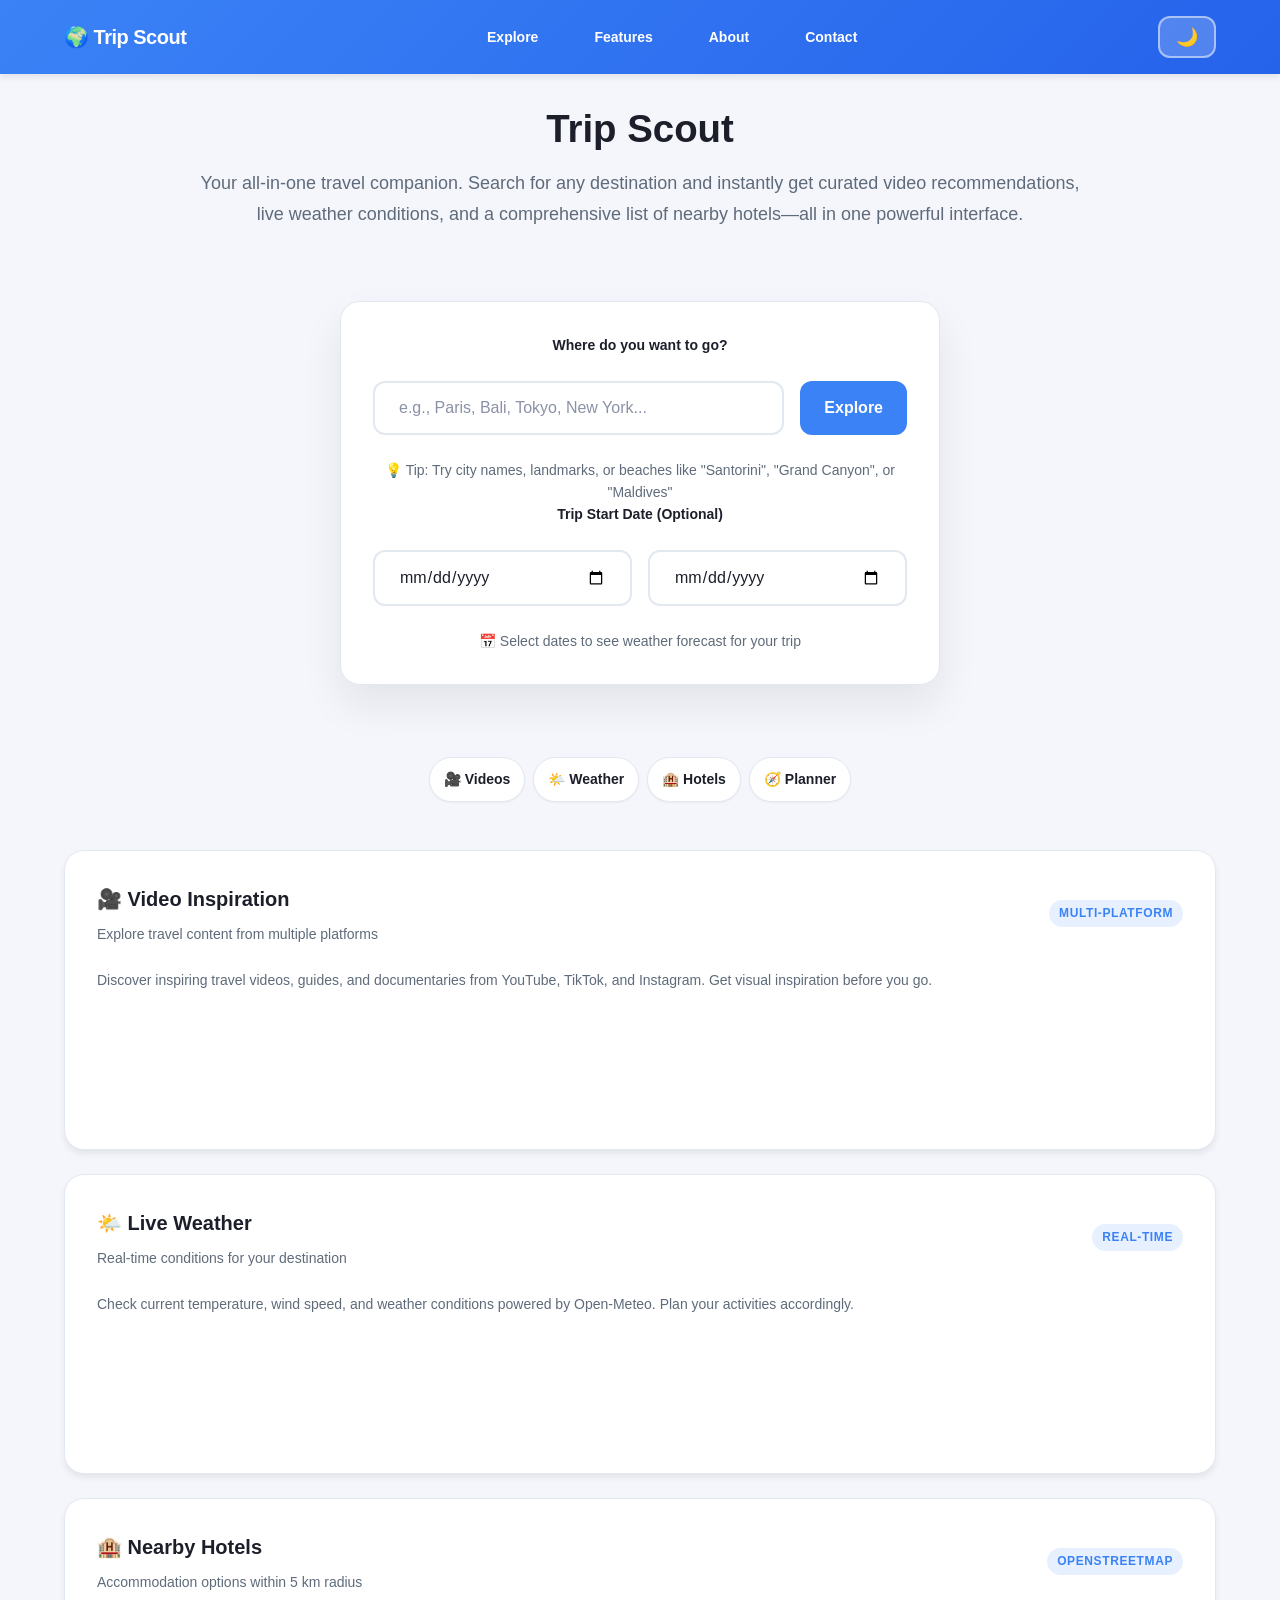
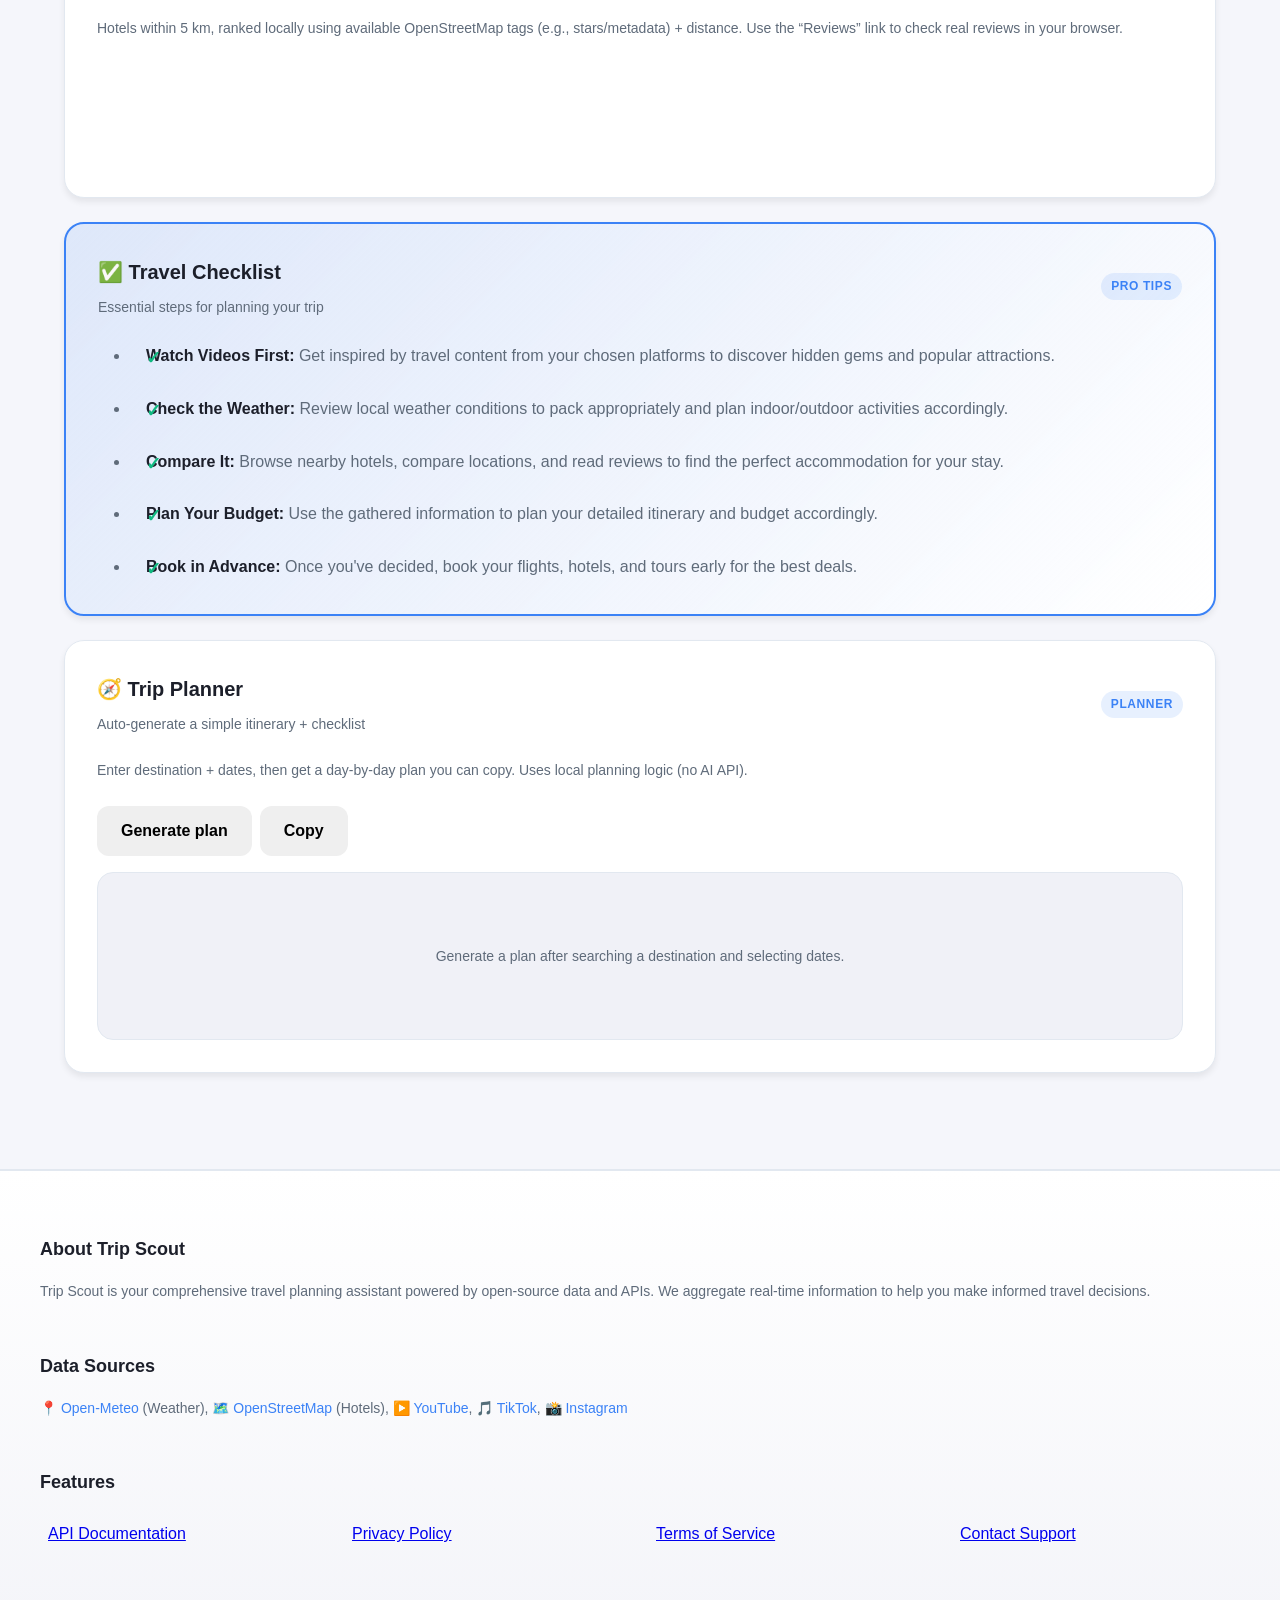
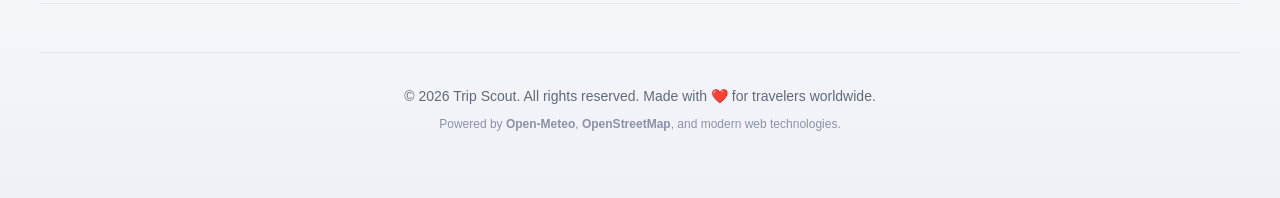
<file: 1_simple/index.html>
<!DOCTYPE html>
<html lang="en">
	<head>
		<!-- Document Metadata -->
		<meta charset="UTF-8" />
		<meta name="viewport" content="width=device-width, initial-scale=1.0" />
		<meta name="description" content="Trip Scout - The ultimate travel planning tool. Discover curated videos, check live weather, and find nearby hotels for any destination. All in one place." />
		<meta name="keywords" content="travel, hotels, weather, destination, planning, explorer" />
		<meta name="author" content="Trip Scout Team" />
		<meta name="theme-color" content="#3b82f6" />
		<meta property="og:title" content="Trip Scout - Plan Your Travel Smarter" />
		<meta property="og:description" content="Search any destination to explore videos, check weather, and discover nearby hotels." />
		<meta property="og:type" content="website" />
		
		<!-- Page Title -->
		<title>Trip Scout - Discover & Plan Your Perfect Getaway</title>
		
		<!-- Stylesheets -->
		<link rel="stylesheet" href="styles.css" />
		
		<!-- Preconnect for External APIs -->
		<link rel="preconnect" href="https://nominatim.openstreetmap.org" />
		<link rel="preconnect" href="https://api.open-meteo.com" />
		<link rel="preconnect" href="https://overpass-api.de" />
		<link rel="dns-prefetch" href="https://www.youtube.com" />
		<link rel="dns-prefetch" href="https://www.tiktok.com" />
		<link rel="dns-prefetch" href="https://www.instagram.com" />
	</head>
	
	<body>
		<!-- Navigation Bar -->
		<nav class="navbar" role="navigation">
			<div class="navbar-container">
				<div class="navbar-brand">
					<span class="navbar-logo">🌍 Trip Scout</span>
				</div>
				<ul class="nav-menu">
					<li><a href="#explore" class="nav-link">Explore</a></li>
					<li><a href="#features" class="nav-link">Features</a></li>
					<li><a href="#about" class="nav-link">About</a></li>
					<li><a href="#contact" class="nav-link">Contact</a></li>
				</ul>
				<div class="navbar-actions">
					<button class="theme-toggle" id="theme-toggle" aria-label="Toggle dark mode" title="Toggle dark mode">🌙</button>
				</div>
				<button class="nav-toggle" id="nav-toggle" aria-label="Toggle navigation menu">
					<span></span>
					<span></span>
					<span></span>
				</button>
			</div>
		</nav>
		
		<!-- Page Container -->
		<div class="page-container">
			<!-- Header Section -->
			<header class="hero" role="banner">
				<div class="hero-content">
					<h1 class="hero-title">Trip Scout</h1>
					<p class="hero-subtitle">
						Your all-in-one travel companion. Search for any destination and instantly get curated video recommendations, live weather conditions, and a comprehensive list of nearby hotels—all in one powerful interface.
					</p>
					<!-- Removed: feature-badge pills (user requested) -->
				</div>

				<!-- Search Form -->
				<form class="search-form" id="search-form" aria-label="Destination search form" novalidate>
					<fieldset>
						<legend class="visually-hidden">Search for a travel destination</legend>
						
						<div class="form-group">
							<label for="destination" class="form-label">Where do you want to go?</label>
							<div class="input-wrapper">
								<input 
									id="destination" 
									name="destination" 
									type="text" 
									class="input-field"
									placeholder="e.g., Paris, Bali, Tokyo, New York..."
									aria-describedby="destination-hint"
									autocomplete="off"
									required 
								/>
								<button 
									type="submit" 
									class="btn btn-primary"
									aria-label="Search for destination"
								>
									Explore
								</button>
							</div>
							<p id="destination-hint" class="form-hint">💡 Tip: Try city names, landmarks, or beaches like "Santorini", "Grand Canyon", or "Maldives"</p>
						</div>

						<!-- Date Range Picker -->
						<div class="form-group">
							<label for="trip-start-date" class="form-label">Trip Start Date (Optional)</label>
							<div class="date-range-wrapper">
								<input 
									id="trip-start-date" 
									name="trip-start-date" 
									type="date" 
									class="input-field"
									aria-describedby="date-hint"
								/>
								<input 
									id="trip-end-date" 
									name="trip-end-date" 
									type="date" 
									class="input-field"
									aria-describedby="date-hint"
								/>
							</div>
							<p id="date-hint" class="form-hint">📅 Select dates to see weather forecast for your trip</p>
						</div>
					</fieldset>
					
					<!-- Loading and Error States -->
					<div id="form-status" class="form-status" role="status" aria-live="polite" aria-atomic="true"></div>
				</form>

				<!-- Quick access (jump to sections) -->
				<div class="quick-access" aria-label="Quick access links">
					<a class="quick-access-btn" href="#videos">🎥 Videos</a>
					<a class="quick-access-btn" href="#weather">🌤️ Weather</a>
					<a class="quick-access-btn" href="#hotels">🏨 Hotels</a>
					<a class="quick-access-btn" href="#planner">🧭 Planner</a>
				</div>

				<!-- Recent Searches Section -->
				<div class="recent-searches" id="recent-searches" style="display: none;">
					<p class="recent-title">📌 Recent Searches</p>
					<div class="recent-items" id="recent-items"></div>
				</div>
			</header>

			<!-- Main Content Area -->
			<main id="main-content" class="results-grid" role="main" aria-label="Travel information results">
				<!-- Videos Section -->
				<section class="card" id="videos" aria-labelledby="videos-title">
					<div class="card-header">
						<div>
							<h2 id="videos-title">🎥 Video Inspiration</h2>
							<p class="card-subtitle">Explore travel content from multiple platforms</p>
						</div>
						<span class="tag" aria-label="Data source">Multi-platform</span>
					</div>
					<p class="card-description">Discover inspiring travel videos, guides, and documentaries from YouTube, TikTok, and Instagram. Get visual inspiration before you go.</p>
					<div class="video-links" id="video-links" role="region" aria-label="Video platform search links">
						<!-- Dynamically populated by JavaScript -->
					</div>
				</section>

				<!-- Weather Section -->
				<section class="card" id="weather" aria-labelledby="weather-title">
					<div class="card-header">
						<div>
							<h2 id="weather-title">🌤️ Live Weather</h2>
							<p class="card-subtitle">Real-time conditions for your destination</p>
						</div>
						<span class="tag" aria-label="Data source">Real-time</span>
					</div>
					<p class="card-description">Check current temperature, wind speed, and weather conditions powered by Open-Meteo. Plan your activities accordingly.</p>
					<div class="weather-content" id="weather-content" role="region" aria-label="Current weather conditions">
						<!-- Dynamically populated by JavaScript -->
					</div>
				</section>

				<!-- Hotels Section -->
				<section class="card" id="hotels" aria-labelledby="hotels-title">
					<div class="card-header">
						<div>
							<h2 id="hotels-title">🏨 Nearby Hotels</h2>
							<p class="card-subtitle">Accommodation options within 5 km radius</p>
						</div>
						<span class="tag" aria-label="Data source">OpenStreetMap</span>
					</div>
					<p class="card-description">Hotels within 5 km, ranked locally using available OpenStreetMap tags (e.g., stars/metadata) + distance. Use the “Reviews” link to check real reviews in your browser.</p>
					<ul class="hotel-list" id="hotel-list" role="region" aria-label="List of nearby hotels">
						<!-- Dynamically populated by JavaScript -->
					</ul>
				</section>

				<!-- Travel Tips Section -->
				<section class="card card-tips" id="tips" aria-labelledby="tips-title">
					<div class="card-header">
						<div>
							<h2 id="tips-title">✅ Travel Checklist</h2>
							<p class="card-subtitle">Essential steps for planning your trip</p>
						</div>
						<span class="tag" aria-label="Content type">Pro Tips</span>
					</div>
					<ul class="tips-list">
						<li><strong>Watch Videos First:</strong> Get inspired by travel content from your chosen platforms to discover hidden gems and popular attractions.</li>
						<li><strong>Check the Weather:</strong> Review local weather conditions to pack appropriately and plan indoor/outdoor activities accordingly.</li>
						<li><strong>Compare It:</strong> Browse nearby hotels, compare locations, and read reviews to find the perfect accommodation for your stay.</li>
						<li><strong>Plan Your Budget:</strong> Use the gathered information to plan your detailed itinerary and budget accordingly.</li>
						<li><strong>Book in Advance:</strong> Once you've decided, book your flights, hotels, and tours early for the best deals.</li>
					</ul>
				</section>

				<!-- Trip Planner Section -->
				<section class="card" id="planner" aria-labelledby="planner-title">
					<div class="card-header">
						<div>
							<h2 id="planner-title">🧭 Trip Planner</h2>
							<p class="card-subtitle">Auto-generate a simple itinerary + checklist</p>
						</div>
						<span class="tag" aria-label="Content type">Planner</span>
					</div>
					<p class="card-description">Enter destination + dates, then get a day-by-day plan you can copy. Uses local planning logic (no AI API).</p>
					<div class="planner-actions">
						<button class="btn btn-secondary" id="planner-generate" type="button">Generate plan</button>
						<button class="btn btn-secondary" id="planner-copy" type="button">Copy</button>
					</div>
					<div class="planner-content" id="planner-content" role="region" aria-label="Trip plan output">
						<div class="empty-state"><p>Generate a plan after searching a destination and selecting dates.</p></div>
					</div>
				</section>
			</main>
		</div>

		<!-- Footer Section -->
		<footer class="footer" role="contentinfo">
			<div class="footer-content">
				<div class="footer-section">
					<h3 class="footer-title">About Trip Scout</h3>
					<p class="footer-text">
						Trip Scout is your comprehensive travel planning assistant powered by open-source data and APIs. 
						We aggregate real-time information to help you make informed travel decisions.
					</p>
				</div>
				<div class="footer-section">
					<h3 class="footer-title">Data Sources</h3>
					<p class="footer-text">
						<a href="https://open-meteo.com" target="_blank" rel="noopener noreferrer" title="Open-Meteo - Free Weather API">📍 Open-Meteo</a> (Weather),
						<a href="https://www.openstreetmap.org" target="_blank" rel="noopener noreferrer" title="OpenStreetMap - Free Map Data">🗺️ OpenStreetMap</a> (Hotels),
						<a href="https://www.youtube.com" target="_blank" rel="noopener noreferrer" title="YouTube">▶️ YouTube</a>,
						<a href="https://www.tiktok.com" target="_blank" rel="noopener noreferrer" title="TikTok">🎵 TikTok</a>,
						<a href="https://www.instagram.com" target="_blank" rel="noopener noreferrer" title="Instagram">📸 Instagram</a>
					</p>
				</div>
				<div class="footer-section">
					<h3 class="footer-title">Features</h3>
					<ul style="list-style: none; padding: 0; margin: 0;">
						<li><a href="#" title="View API Documentation">API Documentation</a></li>
						<li><a href="#" title="View Privacy Policy">Privacy Policy</a></li>
						<li><a href="#" title="View Terms of Service">Terms of Service</a></li>
						<li><a href="#" title="Contact Support">Contact Support</a></li>
					</ul>
				</div>
				<div class="footer-divider"></div>
				<div class="footer-bottom">
					<p class="footer-copyright">
						&copy; 2026 Trip Scout. All rights reserved. Made with ❤️ for travelers worldwide.
					</p>
					<p class="footer-tech">
						Powered by <strong>Open-Meteo</strong>, <strong>OpenStreetMap</strong>, and modern web technologies.
					</p>
				</div>
			</div>
		</footer>

		<!-- Scripts -->
		<script src="app.js" defer></script>
	</body>
</html>
</file>
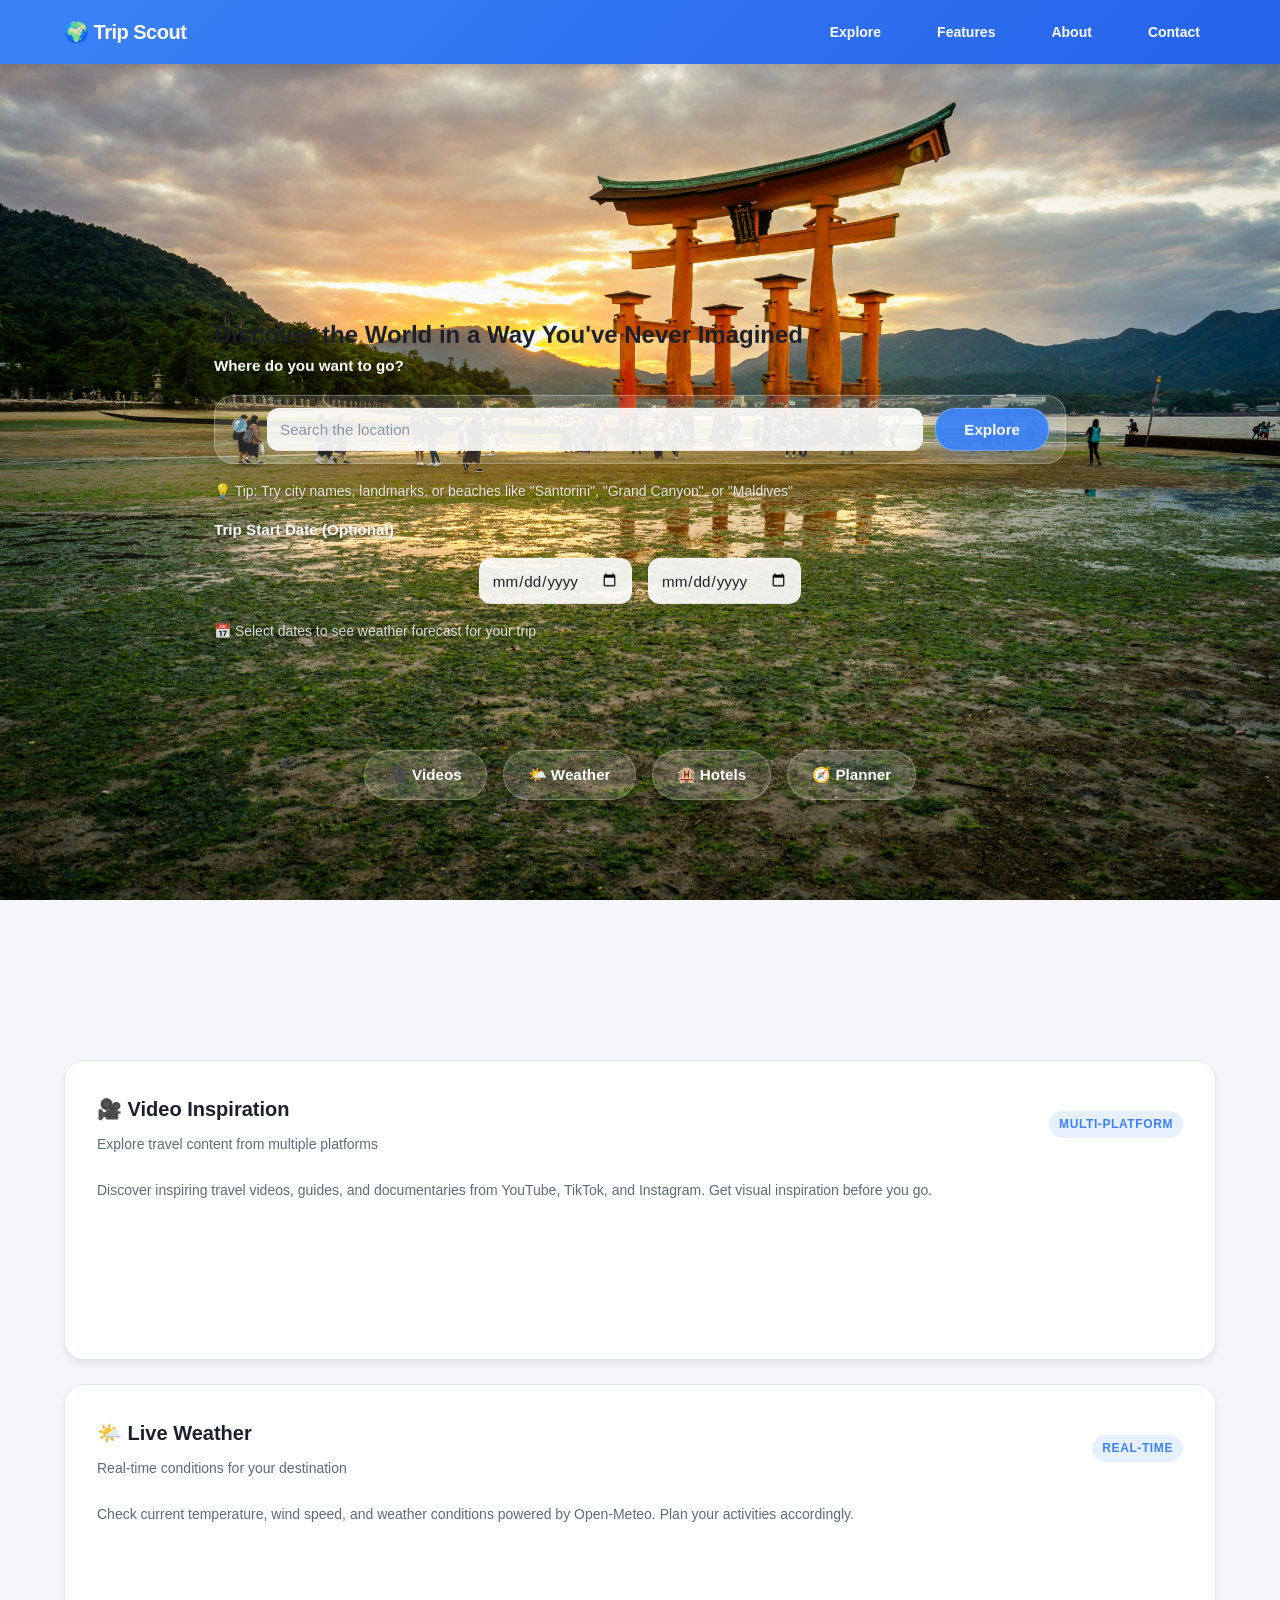
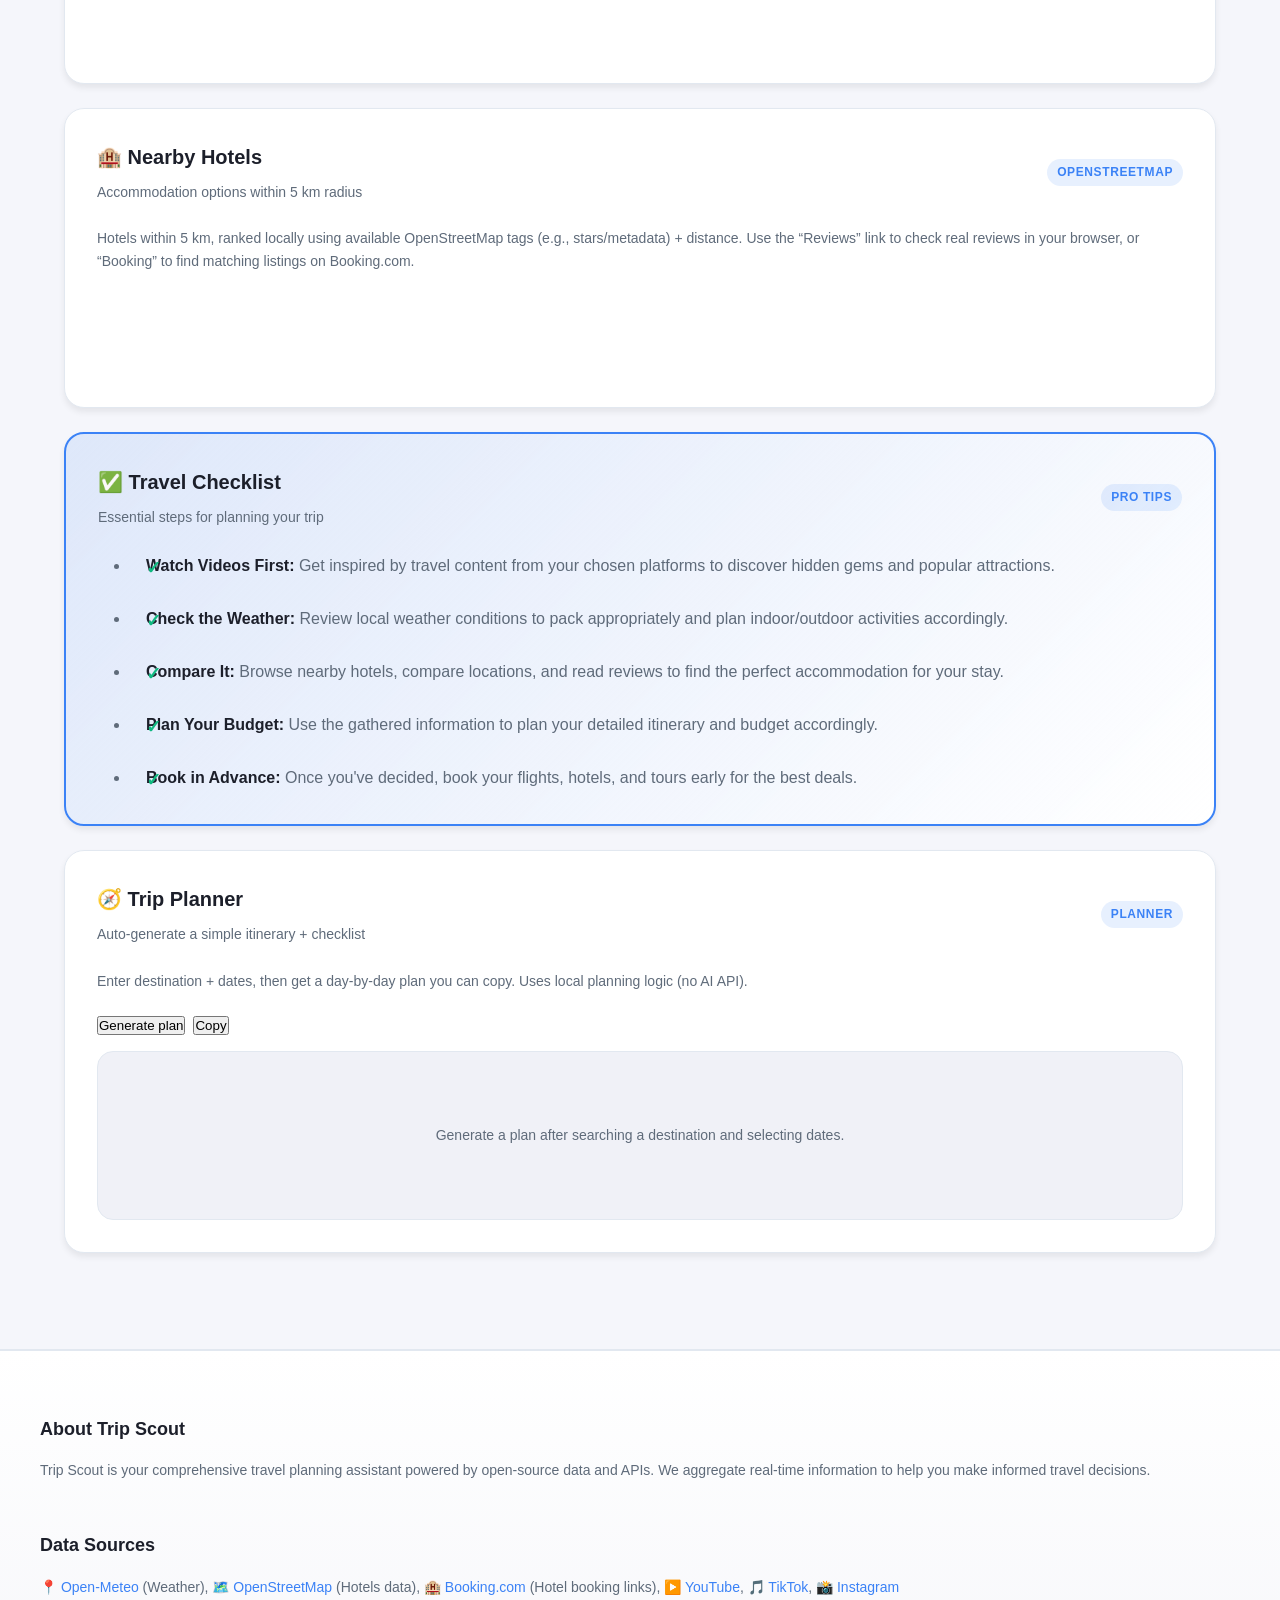
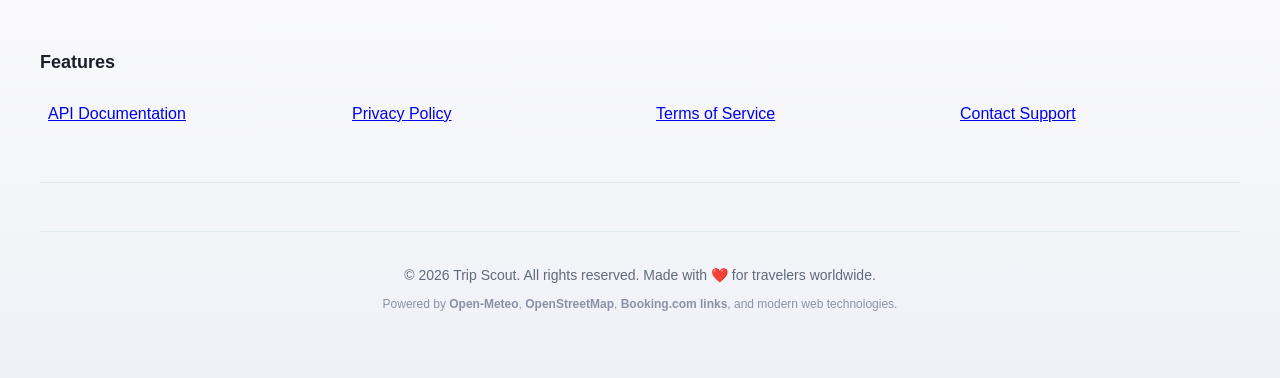
<file: Trip_Planner/index.html>
<!DOCTYPE html>
<html lang="en">
	<head>
		<!-- Document Metadata -->
		<meta charset="UTF-8" />
		<meta name="viewport" content="width=device-width, initial-scale=1.0" />
		<meta name="description" content="Trip Scout - The ultimate travel planning tool. Discover curated videos, check live weather, and find nearby hotels for any destination. All in one place." />
		<meta name="keywords" content="travel, hotels, weather, destination, planning, explorer" />
		<meta name="author" content="Trip Scout Team" />
		<meta name="theme-color" content="#3b82f6" />
		<meta property="og:title" content="Trip Scout - Plan Your Travel Smarter" />
		<meta property="og:description" content="Search any destination to explore videos, check weather, and discover nearby hotels." />
		<meta property="og:type" content="website" />
		
		<!-- Page Title -->
		<title>Trip Scout - Discover & Plan Your Perfect Getaway</title>
		
		<!-- Stylesheets -->
		<link rel="stylesheet" href="styles.css" />
		
		<!-- Preconnect for External APIs -->
		<link rel="preconnect" href="https://nominatim.openstreetmap.org" />
		<link rel="preconnect" href="https://api.open-meteo.com" />
		<link rel="preconnect" href="https://overpass-api.de" />
		<link rel="dns-prefetch" href="https://www.youtube.com" />
		<link rel="dns-prefetch" href="https://www.tiktok.com" />
		<link rel="dns-prefetch" href="https://www.instagram.com" />
		<link rel="dns-prefetch" href="https://www.booking.com" />
	</head>
	
	<body>
		<!-- Navigation Bar -->
		<nav class="navbar" role="navigation">
			<div class="navbar-container">
				<div class="navbar-brand">
					<span class="navbar-logo">🌍 Trip Scout</span>
				</div>
				<ul class="nav-menu">
					<li><a href="#explore" class="nav-link">Explore</a></li>
					<li><a href="#features" class="nav-link">Features</a></li>
					<li><a href="#about" class="nav-link">About</a></li>
					<li><a href="#contact" class="nav-link">Contact</a></li>
				</ul>
				<button class="nav-toggle" id="nav-toggle" aria-label="Toggle navigation menu">
					<span></span>
					<span></span>
					<span></span>
				</button>
			</div>
		</nav>
		
		<!-- Fullscreen Fixed Slideshow - moved to body level -->
		<div class="hero-slideshow" id="heroSlideshow">
			<div class="hero-slide active" style="background-image: url('1.jpg');"></div>
			<div class="hero-slide" style="background-image: url('2.jpg');"></div>
			<div class="hero-slide" style="background-image: url('3.jpg');"></div>
			<div class="hero-slide" style="background-image: url('4.jpg');"></div>
			<div class="hero-slide" style="background-image: url('5.jpg');"></div>
			<div class="hero-slide" style="background-image: url('6.jpg');"></div>
			<div class="hero-slide" style="background-image: url('7.jpg');"></div>
			<div class="hero-overlay"></div>
		</div>

		<!-- Page Container -->
		<div class="page-container">
			<!-- Header Section - Search Overlay -->
			<header class="hero" role="banner">
				<!-- hero content overlay -->
				<div class="hero-main-content">	
					<div class="hero-content">
						<h1 class="hero-title">Trip Scout</h1>
						<p class="hero-subtitle">
							Your all-in-one travel companion. Search for any destination and instantly get curated video recommendations, live weather conditions, and a comprehensive list of nearby hotels—all in one powerful interface.
						</p>
						<!-- Removed: feature-badge pills (user requested) -->
					</div>
					<h2 class="hero-headline">Discover the World in a Way You've Never Imagined</h2>

					<!-- search form + quick access etc -->
					<form class="search-form" id="search-form" aria-label="Destination search form" novalidate>
						<fieldset>
							<legend class="visually-hidden">Search for a travel destination</legend>

							<div class="form-group">
								<label for="destination" class="form-label">Where do you want to go?</label>
								<div class="input-wrapper">
									<span class="search-icon" aria-hidden="true">🔍</span>
									<input 
										id="destination" 
										name="destination" 
										type="text" 
										class="input-field"
										placeholder="Search the location"
										aria-describedby="destination-hint"
										autocomplete="off"
										required 
									/>
									<button 
										type="submit" 
										class="btn btn-primary"
										aria-label="Search for destination"
									>
										Explore
									</button>
								</div>
								<p id="destination-hint" class="form-hint">💡 Tip: Try city names, landmarks, or beaches like "Santorini", "Grand Canyon", or "Maldives"</p>
							</div>

							<!-- Date Range Picker -->
							<div class="form-group">
								<label for="trip-start-date" class="form-label">Trip Start Date (Optional)</label>
								<div class="date-range-wrapper">
									<input 
										id="trip-start-date" 
										name="trip-start-date" 
										type="date" 
										class="input-field"
										aria-describedby="date-hint"
									/>
									<input 
										id="trip-end-date" 
										name="trip-end-date" 
										type="date" 
										class="input-field"
										aria-describedby="date-hint"
									/>
								</div>
								<p id="date-hint" class="form-hint">📅 Select dates to see weather forecast for your trip</p>
							</div>
						</fieldset>

						<!-- Loading and Error States -->
						<div id="form-status" class="form-status" role="status" aria-live="polite" aria-atomic="true"></div>
					</form>

					<!-- Quick access (jump to sections) -->
					<div class="quick-access" aria-label="Quick access links">
						<a class="quick-access-btn" href="#videos">🎥 Videos</a>
						<a class="quick-access-btn" href="#weather">🌤️ Weather</a>
						<a class="quick-access-btn" href="#hotels">🏨 Hotels</a>
						<a class="quick-access-btn" href="#planner">🧭 Planner</a>
					</div>

					<!-- Recent Searches Section -->
					<div class="recent-searches" id="recent-searches" style="display: none;">
						<p class="recent-title">📌 Recent Searches</p>
						<div class="recent-items" id="recent-items"></div>
					</div>
				</div>
			</header>

			<!-- Main Content Area -->
			<main id="main-content" class="results-grid" role="main" aria-label="Travel information results">
				<!-- Videos Section -->
				<section class="card" id="videos" aria-labelledby="videos-title">
					<div class="card-header">
						<div>
							<h2 id="videos-title">🎥 Video Inspiration</h2>
							<p class="card-subtitle">Explore travel content from multiple platforms</p>
						</div>
						<span class="tag" aria-label="Data source">Multi-platform</span>
					</div>
					<p class="card-description">Discover inspiring travel videos, guides, and documentaries from YouTube, TikTok, and Instagram. Get visual inspiration before you go.</p>
					<div class="video-links" id="video-links" role="region" aria-label="Video platform search links">
						<!-- Dynamically populated by JavaScript -->
					</div>
				</section>

				<!-- Weather Section -->
				<section class="card" id="weather" aria-labelledby="weather-title">
					<div class="card-header">
						<div>
							<h2 id="weather-title">🌤️ Live Weather</h2>
							<p class="card-subtitle">Real-time conditions for your destination</p>
						</div>
						<span class="tag" aria-label="Data source">Real-time</span>
					</div>
					<p class="card-description">Check current temperature, wind speed, and weather conditions powered by Open-Meteo. Plan your activities accordingly.</p>
					<div class="weather-content" id="weather-content" role="region" aria-label="Current weather conditions">
						<!-- Dynamically populated by JavaScript -->
					</div>
				</section>

				<!-- Hotels Section -->
				<section class="card" id="hotels" aria-labelledby="hotels-title">
					<div class="card-header">
						<div>
							<h2 id="hotels-title">🏨 Nearby Hotels</h2>
							<p class="card-subtitle">Accommodation options within 5 km radius</p>
						</div>
						<span class="tag" aria-label="Data source">OpenStreetMap</span>
					</div>
					<p class="card-description">Hotels within 5 km, ranked locally using available OpenStreetMap tags (e.g., stars/metadata) + distance. Use the “Reviews” link to check real reviews in your browser, or “Booking” to find matching listings on Booking.com.</p>
					<ul class="hotel-list" id="hotel-list" role="region" aria-label="List of nearby hotels">
						<!-- Dynamically populated by JavaScript -->
					</ul>
				</section>

				<!-- Travel Tips Section -->
				<section class="card card-tips" id="tips" aria-labelledby="tips-title">
					<div class="card-header">
						<div>
							<h2 id="tips-title">✅ Travel Checklist</h2>
							<p class="card-subtitle">Essential steps for planning your trip</p>
						</div>
						<span class="tag" aria-label="Content type">Pro Tips</span>
					</div>
					<ul class="tips-list">
						<li><strong>Watch Videos First:</strong> Get inspired by travel content from your chosen platforms to discover hidden gems and popular attractions.</li>
						<li><strong>Check the Weather:</strong> Review local weather conditions to pack appropriately and plan indoor/outdoor activities accordingly.</li>
						<li><strong>Compare It:</strong> Browse nearby hotels, compare locations, and read reviews to find the perfect accommodation for your stay.</li>
						<li><strong>Plan Your Budget:</strong> Use the gathered information to plan your detailed itinerary and budget accordingly.</li>
						<li><strong>Book in Advance:</strong> Once you've decided, book your flights, hotels, and tours early for the best deals.</li>
					</ul>
				</section>

				<!-- Trip Planner Section -->
				<section class="card" id="planner" aria-labelledby="planner-title">
					<div class="card-header">
						<div>
							<h2 id="planner-title">🧭 Trip Planner</h2>
							<p class="card-subtitle">Auto-generate a simple itinerary + checklist</p>
						</div>
						<span class="tag" aria-label="Content type">Planner</span>
					</div>
					<p class="card-description">Enter destination + dates, then get a day-by-day plan you can copy. Uses local planning logic (no AI API).</p>
					<div class="planner-actions">
						<button class="btn btn-secondary" id="planner-generate" type="button">Generate plan</button>
						<button class="btn btn-secondary" id="planner-copy" type="button">Copy</button>
					</div>
					<div class="planner-content" id="planner-content" role="region" aria-label="Trip plan output">
						<div class="empty-state"><p>Generate a plan after searching a destination and selecting dates.</p></div>
					</div>
				</section>
			</main>
		</div>

		<!-- Footer Section -->
		<footer class="footer" role="contentinfo">
			<div class="footer-content">
				<div class="footer-section">
					<h3 class="footer-title">About Trip Scout</h3>
					<p class="footer-text">
						Trip Scout is your comprehensive travel planning assistant powered by open-source data and APIs. 
						We aggregate real-time information to help you make informed travel decisions.
					</p>
				</div>
				<div class="footer-section">
					<h3 class="footer-title">Data Sources</h3>
					<p class="footer-text">
						<a href="https://open-meteo.com" target="_blank" rel="noopener noreferrer" title="Open-Meteo - Free Weather API">📍 Open-Meteo</a> (Weather),
						<a href="https://www.openstreetmap.org" target="_blank" rel="noopener noreferrer" title="OpenStreetMap - Free Map Data">🗺️ OpenStreetMap</a> (Hotels data),
						<a href="https://www.booking.com" target="_blank" rel="noopener noreferrer" title="Booking.com - Hotel Booking Platform">🏨 Booking.com</a> (Hotel booking links),
						<a href="https://www.youtube.com" target="_blank" rel="noopener noreferrer" title="YouTube">▶️ YouTube</a>,
						<a href="https://www.tiktok.com" target="_blank" rel="noopener noreferrer" title="TikTok">🎵 TikTok</a>,
						<a href="https://www.instagram.com" target="_blank" rel="noopener noreferrer" title="Instagram">📸 Instagram</a>
					</p>
				</div>
				<div class="footer-section">
					<h3 class="footer-title">Features</h3>
					<ul style="list-style: none; padding: 0; margin: 0;">
						<li><a href="#" title="View API Documentation">API Documentation</a></li>
						<li><a href="#" title="View Privacy Policy">Privacy Policy</a></li>
						<li><a href="#" title="View Terms of Service">Terms of Service</a></li>
						<li><a href="#" title="Contact Support">Contact Support</a></li>
					</ul>
				</div>
				<div class="footer-divider"></div>
				<div class="footer-bottom">
					<p class="footer-copyright">
						&copy; 2026 Trip Scout. All rights reserved. Made with ❤️ for travelers worldwide.
					</p>
					<p class="footer-tech">
						Powered by <strong>Open-Meteo</strong>, <strong>OpenStreetMap</strong>, <strong>Booking.com links</strong>, and modern web technologies.
					</p>
				</div>
			</div>
		</footer>

		<!-- Scripts -->
		<script src="app.js" defer></script>
	</body>
</html>
</file>
<file: 1_simple/styles.css>
/* ==================== CSS Variables ==================== */
:root {
  /* Color Palette */
  color-scheme: light;
  --bg-primary: #f5f6fb;
  --bg-secondary: #f0f1f7;
  --card-bg: #ffffff;
  --text-primary: #1c1f2a;
  --text-secondary: #5f6b7a;
  --text-muted: #8b92a7;
  --border-color: #e2e8f0;
  --success-color: #10b981;
  --error-color: #ef4444;
  --warning-color: #f59e0b;

  /* Primary Colors */
  --primary: #3b82f6;
  --primary-hover: #2563eb;
  --primary-active: #1d4ed8;
  --primary-light: rgba(59, 130, 246, 0.12);

  /* Accent Colors */
  --accent: #f97316;
  --accent-hover: #ea580c;

  /* Shadows */
  --shadow-sm: 0 1px 2px rgba(0, 0, 0, 0.05);
  --shadow-md: 0 4px 6px rgba(0, 0, 0, 0.07);
  --shadow-lg: 0 20px 40px rgba(15, 23, 42, 0.08);
  --shadow-xl: 0 25px 50px rgba(15, 23, 42, 0.12);

  /* Typography */
  --font-family: "Inter", "Segoe UI", -apple-system, BlinkMacSystemFont, sans-serif;
  --font-size-xs: 0.75rem;
  --font-size-sm: 0.875rem;
  --font-size-base: 1rem;
  --font-size-lg: 1.125rem;
  --font-size-xl: 1.25rem;
  --font-size-2xl: 1.5rem;
  --font-size-3xl: 2rem;

  /* Spacing */
  --spacing-xs: 0.25rem;
  --spacing-sm: 0.5rem;
  --spacing-md: 1rem;
  --spacing-lg: 1.5rem;
  --spacing-xl: 2rem;
  --spacing-2xl: 3rem;
  --spacing-3xl: 4rem;

  /* Border Radius */
  --radius-sm: 8px;
  --radius-md: 12px;
  --radius-lg: 16px;
  --radius-xl: 20px;
  --radius-full: 9999px;

  /* Transitions */
  --transition-fast: 150ms ease;
  --transition-base: 200ms ease;
  --transition-slow: 300ms ease;

  /* Z-Index */
  --z-skip-link: 9999;
}

/* ==================== Reset & Base Styles ==================== */
* {
  box-sizing: border-box;
  margin: 0;
  padding: 0;
}

html {
  scroll-behavior: smooth;
}

body {
  margin: 0;
  font-family: var(--font-family);
  background-color: var(--bg-primary);
  color: var(--text-primary);
  line-height: 1.6;
  font-size: var(--font-size-base);
}

/* ==================== Accessibility ==================== */
.skip-link {
  position: absolute;
  top: -40px;
  left: 0;
  background: var(--primary);
  color: white;
  padding: var(--spacing-md) var(--spacing-lg);
  border-radius: var(--radius-md);
  text-decoration: none;
  z-index: var(--z-skip-link);
}

.skip-link:focus {
  top: 0;
  z-index: var(--z-skip-link);
}

.visually-hidden {
  position: absolute;
  width: 1px;
  height: 1px;
  padding: 0;
  margin: -1px;
  overflow: hidden;
  clip: rect(0, 0, 0, 0);
  white-space: nowrap;
  border: 0;
}

/* ==================== Navigation Bar ==================== */
.navbar {
  background: linear-gradient(135deg, var(--primary) 0%, var(--primary-hover) 100%);
  box-shadow: var(--shadow-md);
  position: sticky;
  top: 0;
  z-index: 100;
  transition: transform 0.3s ease;
}

.navbar.hide {
  transform: translateY(-100%);
}

.navbar-container {
  max-width: 1200px;
  margin: 0 auto;
  padding: var(--spacing-md) var(--spacing-lg);
  display: flex;
  align-items: center;
  justify-content: space-between;
}

.navbar-brand {
  display: flex;
  align-items: center;
}

.navbar-logo {
  font-size: var(--font-size-xl);
  font-weight: 800;
  color: white;
  text-decoration: none;
  letter-spacing: -0.5px;
  cursor: pointer;
  transition: transform var(--transition-base);
}

.navbar-logo:hover {
  transform: scale(1.05);
}

.nav-menu {
  display: flex;
  list-style: none;
  gap: var(--spacing-lg);
  margin: 0;
  padding: 0;
}

.nav-link {
  color: white;
  text-decoration: none;
  font-weight: 600;
  font-size: var(--font-size-sm);
  padding: var(--spacing-md) var(--spacing-md);
  border-radius: var(--radius-md);
  transition: background-color var(--transition-base);
}

.nav-link:hover {
  background-color: rgba(255, 255, 255, 0.2);
}

.nav-toggle {
  display: none;
  flex-direction: column;
  background: transparent;
  border: none;
  cursor: pointer;
  padding: var(--spacing-md);
}

.nav-toggle span {
  width: 25px;
  height: 3px;
  background: white;
  margin: 5px 0;
  border-radius: 3px;
  transition: all var(--transition-base);
}

.navbar-actions {
  display: flex;
  align-items: center;
  gap: var(--spacing-md);
}

.theme-toggle {
  background: rgba(255, 255, 255, 0.2);
  border: 2px solid rgba(255, 255, 255, 0.5);
  color: white;
  padding: var(--spacing-sm) var(--spacing-md);
  border-radius: var(--radius-md);
  font-size: var(--font-size-lg);
  cursor: pointer;
  transition: all var(--transition-base);
  display: flex;
  align-items: center;
  justify-content: center;
}

.theme-toggle:hover {
  background: rgba(255, 255, 255, 0.3);
  border-color: rgba(255, 255, 255, 0.8);
  transform: scale(1.1);
}

.theme-toggle:focus {
  outline: 2px solid white;
  outline-offset: 2px;
}

/* ==================== Dark Mode ==================== */
html.dark-mode {
  color-scheme: dark;
}

html.dark-mode :root {
  --bg-primary: #0f172a;
  --bg-secondary: #1e293b;
  --card-bg: #1e293b;
  --text-primary: #f1f5f9;
  --text-secondary: #cbd5e1;
  --text-muted: #94a3b8;
  --border-color: #334155;
}

/* ==================== Page Layout ==================== */
.page-container {
  max-width: 1200px;
  margin: 0 auto;
  padding: var(--spacing-xl) var(--spacing-lg);
}

/* ==================== Header & Hero Section ==================== */
.hero {
  display: flex;
  flex-direction: column;
  gap: var(--spacing-2xl);
  align-items: center;
  text-align: center;
  margin-bottom: var(--spacing-2xl);
  animation: fadeInDown 0.6s ease;
  max-width: 900px;
  margin-left: auto;
  margin-right: auto;
}

.hero-content {
  flex: 1;
  width: 100%;
}

.eyebrow {
  text-transform: uppercase;
  letter-spacing: 0.15em;
  font-size: var(--font-size-xs);
  font-weight: 700;
  color: var(--accent);
  margin-bottom: var(--spacing-md);
  display: inline-block;
  animation: slideInLeft 0.5s ease;
}

.hero-title {
  font-size: clamp(2.2rem, 3vw, 3rem);
  font-weight: 800;
  margin-bottom: var(--spacing-md);
  line-height: 1.2;
  color: var(--text-primary);
}

.hero-subtitle {
  font-size: var(--font-size-lg);
  color: var(--text-secondary);
  max-width: 100%;
  line-height: 1.7;
  margin-bottom: var(--spacing-lg);
}

.hero-features {
  display: flex;
  flex-wrap: wrap;
  gap: var(--spacing-md);
  margin: 0;
}

.feature-badge {
  display: inline-flex;
  align-items: center;
  gap: var(--spacing-sm);
  padding: var(--spacing-sm) var(--spacing-md);
  background: var(--primary-light);
  color: var(--primary);
  border-radius: var(--radius-full);
  font-size: var(--font-size-sm);
  font-weight: 600;
  white-space: nowrap;
}

/* ==================== Form Styles ==================== */
.search-form {
  background: var(--card-bg);
  padding: var(--spacing-xl);
  border-radius: var(--radius-xl);
  box-shadow: var(--shadow-lg);
  border: 1px solid var(--border-color);
  animation: fadeInUp 0.6s ease;
  width: 100%;
  max-width: 600px;
}

fieldset {
  border: none;
  padding: 0;
  margin: 0;
}

legend {
  margin-bottom: var(--spacing-md);
}

.form-group {
  display: flex;
  flex-direction: column;
  gap: var(--spacing-md);
}

.form-label {
  display: block;
  font-weight: 600;
  color: var(--text-primary);
  margin-bottom: var(--spacing-sm);
  font-size: var(--font-size-sm);
}

.input-wrapper {
  display: flex;
  gap: var(--spacing-md);
}

.date-range-wrapper {
  display: flex;
  gap: var(--spacing-md);
  flex-wrap: wrap;
}

/* ==================== Platform Selection Buttons ==================== */
.platform-buttons {
  display: flex;
  gap: var(--spacing-md);
  flex-wrap: wrap;
}

.platform-btn {
  display: flex;
  align-items: center;
  justify-content: center;
  gap: var(--spacing-sm);
  flex: 1;
  min-width: 120px;
  padding: var(--spacing-md) var(--spacing-lg);
  font-size: var(--font-size-sm);
  font-weight: 600;
  border: 2px solid var(--border-color);
  border-radius: var(--radius-md);
  background: var(--card-bg);
  color: var(--text-primary);
  cursor: pointer;
  transition: all var(--transition-base);
  font-family: var(--font-family);
}

.platform-btn:hover {
  border-color: var(--primary);
  background: var(--primary-light);
  transform: translateY(-2px);
}

.platform-btn.active {
  background: var(--primary);
  color: white;
  border-color: var(--primary);
  box-shadow: var(--shadow-md);
}

.platform-icon {
  font-size: 1.3rem;
}

.platform-name {
  font-weight: 600;
}

.input-field {
  flex: 1;
  padding: var(--spacing-md) var(--spacing-lg);
  font-size: var(--font-size-base);
  border-radius: var(--radius-md);
  border: 2px solid var(--border-color);
  background: var(--card-bg);
  color: var(--text-primary);
  transition: border-color var(--transition-base), box-shadow var(--transition-base);
  font-family: var(--font-family);
}

.input-field:focus {
  outline: none;
  border-color: var(--primary);
  box-shadow: 0 0 0 3px var(--primary-light);
}

.input-field::placeholder {
  color: var(--text-muted);
}

.input-field:invalid:not(:placeholder-shown) {
  border-color: var(--error-color);
}

.btn {
  padding: var(--spacing-md) var(--spacing-lg);
  font-size: var(--font-size-base);
  font-weight: 600;
  border: none;
  border-radius: var(--radius-md);
  cursor: pointer;
  transition: all var(--transition-base);
  display: inline-flex;
  align-items: center;
  justify-content: center;
  gap: var(--spacing-sm);
  font-family: var(--font-family);
}

.btn:focus {
  outline: 2px solid transparent;
  outline-offset: 2px;
}

.btn-primary {
  background: var(--primary);
  color: white;
  white-space: nowrap;
}

.btn.is-loading {
  opacity: 0.92;
  pointer-events: none;
  position: relative;
  padding-right: calc(var(--spacing-lg) + 28px);
}

.btn.is-loading::after {
  content: '';
  position: absolute;
  right: 14px;
  top: 50%;
  width: 18px;
  height: 18px;
  border: 3px solid rgba(255, 255, 255, 0.35);
  border-top-color: rgba(255, 255, 255, 0.95);
  border-radius: 50%;
  transform: translateY(-50%);
  animation: spin 0.8s linear infinite;
}

.btn-primary:hover {
  background: var(--primary-hover);
  box-shadow: var(--shadow-md);
  transform: translateY(-2px);
}

.btn-primary:active {
  background: var(--primary-active);
  transform: translateY(0);
}

.btn-primary:focus {
  outline: 2px solid var(--primary);
  outline-offset: 2px;
}

.form-hint {
  font-size: var(--font-size-sm);
  color: var(--text-secondary);
  margin-top: var(--spacing-sm);
}

.form-status {
  margin-top: var(--spacing-md);
  padding: var(--spacing-md) var(--spacing-lg);
  border-radius: var(--radius-md);
  font-size: var(--font-size-sm);
  display: none;
  writing-mode: horizontal-tb;
  text-orientation: mixed;
  transform: none;
}

.form-status.error {
  display: block;
  background-color: rgba(239, 68, 68, 0.1);
  color: var(--error-color);
  border: 1px solid var(--error-color);
}

.form-status.success {
  display: block;
  background-color: rgba(16, 185, 129, 0.1);
  color: var(--success-color);
  border: 1px solid var(--success-color);
}

.form-status.loading {
  display: inline-flex !important;
  align-items: center;
  justify-content: flex-start;
  gap: 10px;
  background: var(--bg-secondary);
  color: var(--text-secondary);
  border: 1px solid var(--border-color);
  font-weight: 700;
  font-size: var(--font-size-sm);
  padding: 10px 12px;
  border-radius: var(--radius-full);
  transform: none;
}

.form-status.loading::before {
  content: '';
  display: inline-block;
  width: 16px;
  height: 16px;
  border: 2px solid var(--primary-light);
  border-top-color: var(--primary-hover);
  border-radius: 50%;
  animation: spin 0.8s linear infinite;
  flex-shrink: 0;
}

.form-status.loading .status-dots {
  display: inline-flex;
  gap: 6px;
  align-items: center;
  margin-left: 2px;
}

.form-status.loading .status-dots span {
  width: 6px;
  height: 6px;
  border-radius: 999px;
  background: var(--text-muted);
  animation: statusDots 1s infinite ease-in-out;
  opacity: 0.7;
}

.form-status.loading .status-dots span:nth-child(2) { animation-delay: 0.15s; }
.form-status.loading .status-dots span:nth-child(3) { animation-delay: 0.3s; }

@keyframes statusDots {
  0%, 80%, 100% { transform: translateY(0); opacity: 0.45; }
  40% { transform: translateY(-3px); opacity: 1; }
}

/* ==================== Quick Access ==================== */
.quick-access {
  margin-top: var(--spacing-lg);
  display: flex;
  gap: var(--spacing-sm);
  flex-wrap: wrap;
  justify-content: center;
}

.quick-access-btn {
  display: inline-flex;
  align-items: center;
  justify-content: center;
  padding: 10px 14px;
  border-radius: var(--radius-full);
  border: 1px solid var(--border-color);
  background: var(--card-bg);
  color: var(--text-primary);
  text-decoration: none;
  font-weight: 800;
  font-size: var(--font-size-sm);
  transition: all var(--transition-base);
  box-shadow: var(--shadow-sm);
}

.quick-access-btn:hover {
  border-color: var(--primary);
  background: var(--primary-light);
  color: var(--primary);
  transform: translateY(-2px);
}

.quick-access-btn:focus {
  outline: 2px solid var(--primary);
  outline-offset: 2px;
}

/* ==================== Recent Searches ==================== */
.recent-searches {
  margin-top: var(--spacing-lg);
  padding: var(--spacing-md) var(--spacing-lg);
  background: var(--bg-secondary);
  border-radius: var(--radius-md);
  border: 1px solid var(--border-color);
}

.recent-title {
  font-size: var(--font-size-sm);
  font-weight: 600;
  color: var(--text-primary);
  margin: 0 0 var(--spacing-md) 0;
}

.recent-items {
  display: flex;
  flex-wrap: wrap;
  gap: var(--spacing-sm);
}

.recent-item {
  display: inline-flex;
  align-items: center;
  gap: var(--spacing-sm);
  padding: var(--spacing-sm) var(--spacing-md);
  background: var(--card-bg);
  border: 1px solid var(--border-color);
  border-radius: var(--radius-full);
  font-size: var(--font-size-sm);
  cursor: pointer;
  transition: all var(--transition-base);
}

.recent-item:hover {
  background: var(--primary-light);
  border-color: var(--primary);
  color: var(--primary);
}

.recent-item .remove-recent {
  font-size: 0.8rem;
  color: var(--text-muted);
  cursor: pointer;
  font-weight: bold;
}

/* ==================== Main Content Grid ==================== */
.results-grid {
  display: grid;
  gap: var(--spacing-lg);
  grid-template-columns: 1fr;
  animation: fadeIn 0.6s ease 0.2s both;
}

.results-grid > section {
  min-width: 0; /* Allow content to shrink properly */
}

/* ==================== Card Styles ==================== */
.card {
  background: var(--card-bg);
  border-radius: var(--radius-xl);
  padding: var(--spacing-xl);
  border: 1px solid var(--border-color);
  box-shadow: var(--shadow-md);
  transition: all var(--transition-base);
  min-height: 300px;
  display: flex;
  flex-direction: column;
  width: 100%;
}

.card:hover {
  box-shadow: var(--shadow-lg);
  border-color: var(--primary-light);
  transform: translateY(-4px);
}

.card-tips {
  background: linear-gradient(135deg, var(--primary-light) 0%, var(--card-bg) 100%);
  border: 2px solid var(--primary);
}

.card-header {
  display: flex;
  align-items: center;
  justify-content: space-between;
  margin-bottom: var(--spacing-lg);
  gap: var(--spacing-md);
}

.card-header h2 {
  font-size: var(--font-size-xl);
  font-weight: 700;
  margin: 0 0 var(--spacing-sm) 0;
  color: var(--text-primary);
}

.card-subtitle {
  font-size: var(--font-size-sm);
  color: var(--text-secondary);
  margin: 0;
  font-weight: 500;
}

.tag {
  padding: 4px 10px;
  border-radius: var(--radius-full);
  background: var(--primary-light);
  color: var(--primary);
  font-size: var(--font-size-xs);
  font-weight: 700;
  text-transform: uppercase;
  letter-spacing: 0.05em;
  white-space: nowrap;
}

.card-description {
  color: var(--text-secondary);
  font-size: var(--font-size-sm);
  margin-bottom: var(--spacing-lg);
}

/* ==================== Video Links ==================== */
.video-links {
  display: grid;
  gap: var(--spacing-md);
  margin-top: var(--spacing-md);
  flex: 1;
  grid-template-columns: 1fr;
}

.video-loading {
  display: flex;
  flex-direction: column;
  gap: var(--spacing-md);
}

.video-loading-top {
  display: flex;
  align-items: center;
  justify-content: space-between;
  gap: var(--spacing-md);
}

.video-loading-pill {
  display: inline-flex;
  align-items: center;
  padding: 6px 10px;
  border-radius: var(--radius-full);
  border: 1px solid var(--border-color);
  background: var(--bg-secondary);
  color: var(--text-secondary);
  font-weight: 800;
  font-size: var(--font-size-xs);
  letter-spacing: 0.02em;
}

.video-loading-dots {
  display: inline-flex;
  gap: 6px;
  align-items: center;
}

.video-loading-dots span {
  width: 7px;
  height: 7px;
  border-radius: 999px;
  background: var(--text-muted);
  animation: videoDots 1s infinite ease-in-out;
  opacity: 0.7;
}

.video-loading-dots span:nth-child(2) { animation-delay: 0.15s; }
.video-loading-dots span:nth-child(3) { animation-delay: 0.3s; }

@keyframes videoDots {
  0%, 80%, 100% { transform: translateY(0); opacity: 0.45; }
  40% { transform: translateY(-4px); opacity: 1; }
}

.video-loading-grid {
  display: grid;
  gap: var(--spacing-md);
}

.video-links a {
  display: flex;
  align-items: center;
  justify-content: center;
  flex-direction: column;
  padding: var(--spacing-md) var(--spacing-lg);
  border-radius: var(--radius-md);
  border: 1px solid var(--border-color);
  background: var(--bg-secondary);
  text-decoration: none;
  color: var(--text-primary);
  transition: all var(--transition-base);
  font-weight: 500;
  min-height: 80px;
}

.video-links a:hover {
  border-color: var(--primary);
  background: var(--card-bg);
  box-shadow: var(--shadow-sm);
  transform: translateX(4px);
}

.video-links a:focus {
  outline: 2px solid var(--primary);
  outline-offset: 2px;
}

/* ==================== Trip Planner ==================== */
.planner-actions {
  display: flex;
  gap: var(--spacing-sm);
  flex-wrap: wrap;
  margin-bottom: var(--spacing-md);
}

.planner-content {
  border: 1px solid var(--border-color);
  background: var(--bg-secondary);
  border-radius: var(--radius-lg);
  padding: var(--spacing-lg);
  overflow: auto;
  max-height: 420px;
}

.planner-pre {
  margin: 0;
  font-family: ui-monospace, SFMono-Regular, Menlo, Monaco, Consolas, "Liberation Mono", "Courier New", monospace;
  font-size: 0.95rem;
  line-height: 1.6;
  white-space: pre-wrap;
}

/* ==================== Weather Content ==================== */
.weather-content {
  display: flex;
  flex-direction: column;
  gap: var(--spacing-md);
  flex: 1;
  overflow: hidden;
}

.weather-current {
  display: grid;
  grid-template-columns: 1fr;
  gap: var(--spacing-md);
}

.weather-grid {
  display: grid;
  grid-template-columns: repeat(auto-fill, minmax(100px, 1fr));
  gap: var(--spacing-sm);
  max-height: 300px;
  overflow-y: auto;
}

.weather-tile {
  background: var(--bg-secondary);
  border-radius: var(--radius-md);
  padding: var(--spacing-md);
  border: 1px solid var(--border-color);
  text-align: center;
  transition: all var(--transition-base);
}

.weather-tile:hover {
  border-color: var(--primary);
  transform: translateY(-2px);
}

/* ==================== Hotel List ==================== */
.hotel-list {
  list-style: none;
  padding: 0;
  margin: 0;
  display: grid;
  gap: var(--spacing-md);
  flex: 1;
}

.hotel-list li {
  padding: var(--spacing-md) var(--spacing-lg);
  border-radius: var(--radius-md);
  border: 1px solid var(--border-color);
  background: var(--bg-secondary);
  transition: all var(--transition-base);
}

.hotel-list li:hover {
  border-color: var(--primary);
  background: var(--card-bg);
}

.hotel-list a {
  color: var(--primary);
  text-decoration: none;
  font-weight: 500;
  transition: color var(--transition-base);
}

.hotel-list a:hover {
  color: var(--primary-hover);
  text-decoration: underline;
}

.hotel-list a:focus {
  outline: 2px solid var(--primary);
  outline-offset: 2px;
}

/* Enhanced hotel cards */
.hotel-card {
  display: flex;
  flex-direction: column;
  gap: 8px;
}

.hotel-top {
  display: flex;
  align-items: flex-start;
  justify-content: space-between;
  gap: var(--spacing-md);
}

.hotel-name {
  display: flex;
  align-items: baseline;
  gap: 10px;
  min-width: 0;
}

.hotel-rank {
  font-size: var(--font-size-xs);
  font-weight: 800;
  color: var(--text-muted);
  white-space: nowrap;
}

.hotel-name a {
  font-weight: 700;
  color: var(--text-primary);
  text-decoration: none;
  border-bottom: 1px solid transparent;
}

.hotel-name a:hover {
  border-bottom-color: var(--primary);
  color: var(--primary);
}

.hotel-actions {
  display: flex;
  gap: 8px;
  flex-wrap: wrap;
  justify-content: flex-end;
}

.hotel-action-link {
  display: inline-flex;
  align-items: center;
  justify-content: center;
  padding: 6px 10px;
  border-radius: 999px;
  border: 1px solid var(--border-color);
  background: var(--card-bg);
  color: var(--text-primary);
  text-decoration: none;
  font-size: var(--font-size-xs);
  font-weight: 700;
  transition: all var(--transition-fast);
}

.hotel-action-link:hover {
  border-color: var(--primary);
  background: var(--primary-light);
  color: var(--primary);
}

.hotel-meta {
  font-size: var(--font-size-sm);
  color: var(--text-secondary);
}

.hotel-disclaimer {
  font-size: var(--font-size-xs);
  color: var(--text-muted);
}

/* ==================== Tips List ==================== */
.tips-list {
  padding-left: var(--spacing-xl);
  margin: 0;
  color: var(--text-secondary);
  flex: 1;
}

.tips-list li {
  margin-bottom: var(--spacing-lg);
  line-height: 1.8;
  padding-left: var(--spacing-md);
  position: relative;
}

.tips-list li:before {
  content: "✓";
  position: absolute;
  left: -var(--spacing-lg);
  color: var(--success-color);
  font-weight: 700;
  font-size: var(--font-size-lg);
}

.tips-list li:last-child {
  margin-bottom: 0;
}

.tips-list strong {
  color: var(--text-primary);
}

/* ==================== Loading & Empty States ==================== */
.loading {
  display: inline-block;
  width: 16px;
  height: 16px;
  border: 2px solid var(--primary-light);
  border-top-color: var(--primary);
  border-radius: 50%;
  animation: spin 1s linear infinite;
}

.skeleton {
  position: relative;
  overflow: hidden;
  background: linear-gradient(90deg, rgba(226, 232, 240, 0.65) 0%, rgba(226, 232, 240, 0.35) 35%, rgba(226, 232, 240, 0.65) 70%);
  border: 1px solid var(--border-color);
  border-radius: var(--radius-md);
  animation: skeletonPulse 1.15s ease-in-out infinite;
}

html.dark-mode .skeleton {
  background: linear-gradient(90deg, rgba(51, 65, 85, 0.75) 0%, rgba(51, 65, 85, 0.45) 35%, rgba(51, 65, 85, 0.75) 70%);
}

@keyframes skeletonPulse {
  0%, 100% { opacity: 0.85; }
  50% { opacity: 0.55; }
}

.skeleton-line {
  height: 14px;
  margin-bottom: var(--spacing-sm);
}

.skeleton-grid {
  height: 220px;
  border-radius: var(--radius-lg);
}

.skeleton-tile {
  min-height: 80px;
  border-radius: var(--radius-md);
}

.skeleton-hotel {
  min-height: 72px;
  list-style: none;
}

.empty-state {
  text-align: center;
  padding: var(--spacing-2xl) var(--spacing-lg);
  color: var(--text-secondary);
}

.empty-state p {
  margin: 0;
  font-size: var(--font-size-sm);
}

/* ==================== Footer ==================== */
.footer {
  background: linear-gradient(180deg, var(--card-bg) 0%, var(--bg-secondary) 100%);
  border-top: 2px solid var(--border-color);
  margin-top: var(--spacing-3xl);
  padding: var(--spacing-3xl) var(--spacing-lg);
}

.footer-content {
  max-width: 1200px;
  margin: 0 auto;
}

.footer-section {
  margin-bottom: var(--spacing-2xl);
}

.footer-title {
  font-size: var(--font-size-lg);
  font-weight: 700;
  color: var(--text-primary);
  margin-bottom: var(--spacing-md);
}

.footer-text {
  font-size: var(--font-size-sm);
  color: var(--text-secondary);
  line-height: 1.7;
  margin: 0;
}

.footer-text a {
  color: var(--primary);
  text-decoration: none;
  font-weight: 500;
  transition: color var(--transition-base);
  border-bottom: 1px solid transparent;
}

.footer-text a:hover {
  color: var(--primary-hover);
  border-bottom-color: var(--primary-hover);
}

.footer-text a:focus {
  outline: 2px solid var(--primary);
  outline-offset: 2px;
  border-radius: var(--radius-sm);
}

.footer-section ul {
  list-style: none;
  padding: 0;
  margin: 0;
  display: grid;
  grid-template-columns: repeat(auto-fit, minmax(150px, 1fr));
  gap: var(--spacing-md);
}

.footer-section ul a {
  display: inline-block;
  padding: var(--spacing-sm);
  border-radius: var(--radius-sm);
  transition: background-color var(--transition-base), color var(--transition-base);
}

.footer-section ul a:hover {
  background-color: var(--primary-light);
  color: var(--primary-hover);
}

.footer-divider {
  height: 1px;
  background: var(--border-color);
  margin: var(--spacing-2xl) 0;
}

.footer-bottom {
  text-align: center;
  padding-top: var(--spacing-xl);
  border-top: 1px solid var(--border-color);
}

.footer-copyright {
  font-size: var(--font-size-sm);
  color: var(--text-secondary);
  margin: 0 0 var(--spacing-sm) 0;
}

.footer-tech {
  font-size: var(--font-size-xs);
  color: var(--text-muted);
  margin: 0;
}

/* ==================== Animations ==================== */
@keyframes fadeIn {
  from {
    opacity: 0;
  }
  to {
    opacity: 1;
  }
}

@keyframes fadeInUp {
  from {
    opacity: 0;
    transform: translateY(20px);
  }
  to {
    opacity: 1;
    transform: translateY(0);
  }
}

@keyframes fadeInDown {
  from {
    opacity: 0;
    transform: translateY(-20px);
  }
  to {
    opacity: 1;
    transform: translateY(0);
  }
}

@keyframes slideInLeft {
  from {
    opacity: 0;
    transform: translateX(-20px);
  }
  to {
    opacity: 1;
    transform: translateX(0);
  }
}

@keyframes spin {
  from {
    transform: rotate(0deg);
  }
  to {
    transform: rotate(360deg);
  }
}

/* ==================== Responsive Design ==================== */
@media (max-width: 768px) {
  .nav-menu {
    display: none;
    position: absolute;
    top: 100%;
    left: 0;
    right: 0;
    flex-direction: column;
    background: var(--primary);
    gap: 0;
    padding: var(--spacing-lg) 0;
    list-style: none;
  }

  .nav-menu.active {
    display: flex;
  }

  .nav-menu li {
    border-bottom: 1px solid rgba(255, 255, 255, 0.1);
  }

  .nav-menu .nav-link {
    display: block;
    padding: var(--spacing-md) var(--spacing-lg);
    border-radius: 0;
  }

  .nav-toggle {
    display: flex;
  }

  .navbar-container {
    position: relative;
  }

  .page-container {
    padding: var(--spacing-lg) var(--spacing-md);
  }

  .hero {
    gap: var(--spacing-xl);
  }

  .hero-title {
    font-size: 2rem;
  }

  .hero-subtitle {
    font-size: 1rem;
  }

  .hero-features {
    gap: var(--spacing-sm);
  }

  .search-form {
    padding: var(--spacing-lg);
  }

  .input-wrapper {
    flex-direction: column;
  }

  .btn {
    width: 100%;
  }

  .results-grid {
    grid-template-columns: 1fr;
  }

  .card {
    padding: var(--spacing-lg);
  }

  .card-header {
    flex-direction: column;
    align-items: flex-start;
    gap: var(--spacing-md);
  }

  .footer-section {
    margin-bottom: var(--spacing-xl);
  }

  .footer-section ul {
    grid-template-columns: repeat(auto-fit, minmax(120px, 1fr));
  }
}

@media (max-width: 480px) {
  .navbar-container {
    padding: var(--spacing-md) var(--spacing-md);
  }

  .navbar-logo {
    font-size: 1.1rem;
  }

  .navbar-actions {
    gap: var(--spacing-sm);
  }

  .theme-toggle {
    padding: var(--spacing-sm) var(--spacing-sm);
    font-size: 1rem;
  }

  .page-container {
    padding: var(--spacing-lg) var(--spacing-md);
  }

  .hero {
    gap: var(--spacing-lg);
  }

  .hero-title {
    font-size: 1.75rem;
  }

  .hero-subtitle {
    font-size: 0.95rem;
  }

  .hero-features {
    flex-direction: column;
    gap: var(--spacing-sm);
  }

  .feature-badge {
    width: 100%;
    justify-content: center;
  }

  .search-form {
    padding: var(--spacing-md);
  }

  .form-label {
    font-size: var(--font-size-xs);
  }

  .input-field {
    padding: var(--spacing-sm) var(--spacing-md);
    font-size: 16px; /* Prevents zoom on iOS */
  }

  .btn {
    padding: var(--spacing-sm) var(--spacing-md);
    font-size: var(--font-size-sm);
  }

  .card {
    padding: var(--spacing-md);
    min-height: auto;
  }

  .card-header {
    flex-direction: column;
    align-items: flex-start;
  }

  .card-header h2 {
    font-size: 1.1rem;
  }

  .tag {
    align-self: flex-start;
  }

  .tips-list {
    padding-left: var(--spacing-lg);
  }

  .tips-list li {
    margin-bottom: var(--spacing-md);
  }

  .footer-section {
    margin-bottom: var(--spacing-lg);
  }

  .footer-title {
    font-size: 1rem;
  }

  .footer-section ul {
    grid-template-columns: repeat(auto-fit, minmax(100px, 1fr));
  }

  .footer-divider {
    margin: var(--spacing-lg) 0;
  }

  .footer-bottom {
    padding-top: var(--spacing-lg);
  }

  .results-grid {
    grid-template-columns: 1fr;
  }
}

/* ==================== Dark Mode Support ==================== */
@media (prefers-color-scheme: dark) {
  :root {
    --bg-primary: #0f172a;
    --bg-secondary: #1e293b;
    --card-bg: #1e293b;
    --text-primary: #f1f5f9;
    --text-secondary: #cbd5e1;
    --text-muted: #94a3b8;
    --border-color: #334155;
  }
}

/* ==================== Print Styles ==================== */
@media print {
  body {
    background: white;
  }

  .skip-link,
  .search-form,
  .footer {
    display: none;
  }

  .card {
    page-break-inside: avoid;
  }
}
/* Remove loading spinner only from Explore button */
.btn-primary.is-loading::after {
  display: none !important;
}

.btn-primary.is-loading {
  padding-right: var(--spacing-lg) !important;
}
.btn.is-loading,
.btn-primary.is-loading {
  transform: none !important;
  writing-mode: horizontal-tb !important;
}
.form-status.loading,
.form-status.loading * {
  transform: none !important;
  writing-mode: horizontal-tb !important;
}
[data-content="Uses local planning logic (no AI API)."] {
  display: none;
}
</file>
<file: Trip_Planner/styles.css>
/* ==================== CSS Variables ==================== */
:root {
  /* Color Palette */
  color-scheme: light;
  --bg-primary: #f5f6fb;
  --bg-secondary: #f0f1f7;
  --card-bg: #ffffff;
  --text-primary: #1c1f2a;
  --text-secondary: #5f6b7a;
  --text-muted: #8b92a7;
  --border-color: #e2e8f0;
  --success-color: #10b981;
  --error-color: #ef4444;
  --warning-color: #f59e0b;

  /* Primary Colors */
  --primary: #3b82f6;
  --primary-hover: #2563eb;
  --primary-active: #1d4ed8;
  --primary-light: rgba(59, 130, 246, 0.12);

  /* Accent Colors */
  --accent: #f97316;
  --accent-hover: #ea580c;

  /* Shadows */
  --shadow-sm: 0 1px 2px rgba(0, 0, 0, 0.05);
  --shadow-md: 0 4px 6px rgba(0, 0, 0, 0.07);
  --shadow-lg: 0 20px 40px rgba(15, 23, 42, 0.08);
  --shadow-xl: 0 25px 50px rgba(15, 23, 42, 0.12);

  /* Typography */
  --font-family: "Inter", "Segoe UI", -apple-system, BlinkMacSystemFont, sans-serif;
  --font-size-xs: 0.75rem;
  --font-size-sm: 0.875rem;
  --font-size-base: 1rem;
  --font-size-lg: 1.125rem;
  --font-size-xl: 1.25rem;
  --font-size-2xl: 1.5rem;
  --font-size-3xl: 2rem;

  /* Spacing */
  --spacing-xs: 0.25rem;
  --spacing-sm: 0.5rem;
  --spacing-md: 1rem;
  --spacing-lg: 1.5rem;
  --spacing-xl: 2rem;
  --spacing-2xl: 3rem;
  --spacing-3xl: 4rem;

  /* Border Radius */
  --radius-sm: 8px;
  --radius-md: 12px;
  --radius-lg: 16px;
  --radius-xl: 20px;
  --radius-full: 9999px;

  /* Transitions */
  --transition-fast: 150ms ease;
  --transition-base: 200ms ease;
  --transition-slow: 300ms ease;

  /* Z-Index */
  --z-skip-link: 9999;
}

/* ==================== Reset & Base Styles ==================== */
* {
  box-sizing: border-box;
  margin: 0;
  padding: 0;
}

html {
  scroll-behavior: smooth;
  height: 100%;
  overflow-x: hidden;
}

body {
  margin: 0;
  min-height: 100vh;
  font-family: var(--font-family);
  background-color: transparent;
  color: var(--text-primary);
  line-height: 1.6;
  font-size: var(--font-size-base);
}

body {
  margin: 0;
  font-family: var(--font-family);
  background-color: var(--bg-primary);
  color: var(--text-primary);
  line-height: 1.6;
  font-size: var(--font-size-base);
}

/* ==================== Accessibility ==================== */
.skip-link {
  position: absolute;
  top: -40px;
  left: 0;
  background: var(--primary);
  color: white;
  padding: var(--spacing-md) var(--spacing-lg);
  border-radius: var(--radius-md);
  text-decoration: none;
  z-index: var(--z-skip-link);
}

.skip-link:focus {
  top: 0;
}

.visually-hidden {
  position: absolute;
  width: 1px;
  height: 1px;
  padding: 0;
  margin: -1px;
  overflow: hidden;
  clip: rect(0, 0, 0, 0);
  white-space: nowrap;
  border: 0;
}

/* ==================== Navigation Bar ==================== */
.navbar {
  background: linear-gradient(135deg, var(--primary) 0%, var(--primary-hover) 100%);
  box-shadow: var(--shadow-md);
  position: sticky;
  top: 0;
  z-index: 999;
  transition: transform 0.3s ease;
}

.navbar.hide {
  transform: translateY(-100%);
}

.navbar-container {
  max-width: 1200px;
  margin: 0 auto;
  padding: var(--spacing-md) var(--spacing-lg);
  display: flex;
  align-items: center;
  justify-content: space-between;
}

.navbar-brand {
  display: flex;
  align-items: center;
}

.navbar-logo {
  font-size: var(--font-size-xl);
  font-weight: 800;
  color: white;
  text-decoration: none;
  letter-spacing: -0.5px;
  transition: transform var(--transition-base);
}

.navbar-logo:hover {
  transform: scale(1.05);
}

.nav-menu {
  display: flex;
  list-style: none;
  gap: var(--spacing-lg);
  margin: 0;
  padding: 0;
}

.nav-link {
  color: white;
  text-decoration: none;
  font-weight: 600;
  font-size: var(--font-size-sm);
  padding: var(--spacing-md) var(--spacing-md);
  border-radius: var(--radius-md);
  transition: background-color var(--transition-base);
}

.nav-link:hover {
  background-color: rgba(255, 255, 255, 0.2);
}

.nav-toggle {
  display: none;
  flex-direction: column;
  background: transparent;
  border: none;
  cursor: pointer;
  padding: var(--spacing-md);
}

.nav-toggle span {
  width: 25px;
  height: 3px;
  background: white;
  margin: 5px 0;
  border-radius: 3px;
  transition: all var(--transition-base);
}

.navbar-actions {
  display: flex;
  align-items: center;
  gap: var(--spacing-md);
}

.theme-toggle {
  background: rgba(255, 255, 255, 0.2);
  border: 2px solid rgba(255, 255, 255, 0.5);
  color: white;
  padding: var(--spacing-sm) var(--spacing-md);
  border-radius: var(--radius-md);
  font-size: var(--font-size-lg);
  cursor: pointer;
  transition: all var(--transition-base);
  display: flex;
  align-items: center;
  justify-content: center;
}

.theme-toggle:hover {
  background: rgba(255, 255, 255, 0.3);
  border-color: rgba(255, 255, 255, 0.8);
  transform: scale(1.1);
}

.theme-toggle:focus {
  outline: 2px solid white;
  outline-offset: 2px;
}

/* ==================== Dark Mode ==================== */
html.dark-mode {
  color-scheme: dark;
}

html.dark-mode :root {
  --bg-primary: #0f172a;
  --bg-secondary: #1e293b;
  --card-bg: #1e293b;
  --text-primary: #f1f5f9;
  --text-secondary: #cbd5e1;
  --text-muted: #94a3b8;
  --border-color: #334155;
}

/* ==================== Page Layout ==================== */
.page-container {
  max-width: 1200px;
  margin: 0 auto;
  padding: var(--spacing-xl) var(--spacing-lg);
  background: transparent;
  position: relative;
  z-index: 20;
}

/* ==================== Fullscreen Fixed Slideshow ==================== */
.hero-slideshow {
  position: fixed !important;
  inset: 0;
  width: 100vw !important;
  height: 100vh !important;
  z-index: -1;
  background: #000;
  will-change: opacity;
  transform: translateZ(0);
  overflow: hidden;
}

.hero-slide {
  position: absolute;
  inset: 0;
  background-size: cover;
  background-position: center;
  background-repeat: no-repeat;
  opacity: 0;
  transform: scale(1.05);
  transition: opacity 1.5s ease-in-out, transform 1.5s ease-in-out;
  will-change: opacity, transform;
  backface-visibility: hidden;
  perspective: 1000px;
}

.hero-slide.active {
  opacity: 1;
  transform: scale(1);
}

.hero-overlay {
  display: none;
}

/* ==================== Hero Overlay Section ==================== */
.hero {
  position: relative;
  min-height: 100vh;
  padding: 20vh 0 10vh;
  margin-bottom: var(--spacing-3xl);
  display: flex;
  align-items: center;
  justify-content: center;
}

.hero-slide {
  position: absolute;
  inset: 0;
  background-size: cover;
  background-position: center;
  background-repeat: no-repeat;
  opacity: 0;
  transform: scale(1.05);
  transition: opacity 1.5s ease-in-out, transform 1.5s ease-in-out;
  will-change: opacity, transform;
  backface-visibility: hidden;
  perspective: 1000px;
}

.hero-slide.active {
  opacity: 1;
  transform: scale(1);
}

.hero-overlay {
  position: absolute;
  top: 0;
  left: 0;
  right: 0;
  bottom: 0;
  background: linear-gradient(135deg, rgba(0, 0, 0, 0.2) 0%, rgba(0, 0, 0, 0.35) 100%);
  z-index: 1;
  pointer-events: none;
}

/* Hide extra elements but keep form visible */
.hero-features,
.recent-searches,
.eyebrow {
  display: none !important;
}

/* Show hero content and adjust styling */
.hero-content {
  display: block !important;
  margin-bottom: var(--spacing-lg);
}

.hero-title {
  display: none !important;
}

.hero-subtitle {
  display: none !important;
}

/* Center search form overlay */
.hero-main-content {
  position: absolute;
  top: 50%;
  left: 50%;
  transform: translate(-50%, -50%);
  z-index: 30;
  width: 100%;
  max-width: 900px;
  padding: 0 1.5rem;
  opacity: 0;
  animation: heroContentFadeIn 0.8s ease-out 0.2s forwards;
}

@keyframes heroContentFadeIn {
  to {
    opacity: 1;
  }
}

.search-heading {
  font-size: var(--font-size-2xl);
  font-weight: 700;
  color: white;
  margin: var(--spacing-xl) 0 var(--spacing-lg) 0;
  text-align: center;
  animation: fadeInDown 0.6s ease-out 0.05s both;
}

.search-form {
  width: 100%;
  background: transparent !important;
  border: none !important;
  box-shadow: none !important;
  padding: 0 !important;
  margin: 0 !important;
  border-radius: 0 !important;
  backdrop-filter: none;
}

.search-form fieldset {
  border: none;
  padding: 0;
  margin: 0;
  display: flex;
  flex-direction: column;
  gap: var(--spacing-md);
}

.search-form .form-group {
  margin-bottom: 0;
  display: flex;
  flex-direction: column;
  gap: var(--spacing-sm);
  animation: fadeInUp 0.6s ease-out both;
}

.search-form .form-group:nth-child(1) {
  animation-delay: 0.1s;
}

.search-form .form-group:nth-child(2) {
  animation-delay: 0.2s;
}

.search-form .form-group:last-child {
  margin-bottom: 0;
}

.form-label {
  display: block;
  color: white;
  font-weight: 600;
  margin-bottom: var(--spacing-sm);
  font-size: 0.95rem;
  text-shadow: 0 2px 4px rgba(0, 0, 0, 0.4);
  animation: slideInLeft 0.5s ease-out;
}

.form-hint {
  display: block;
  color: rgba(255, 255, 255, 0.85);
  font-size: 0.875rem;
  margin-top: var(--spacing-sm);
  margin-bottom: 0;
  text-shadow: 0 1px 3px rgba(0, 0, 0, 0.3);
  animation: fadeInUp 0.6s ease-out 0.3s both;
}

.search-form .input-wrapper {
  display: flex;
  align-items: center;
  gap: 0.75rem;
  padding: 0.75rem 1rem;
  border-radius: var(--radius-xl);
  background: rgba(255, 255, 255, 0.15);
  backdrop-filter: blur(20px) saturate(180%);
  border: 1px solid rgba(255, 255, 255, 0.3);
  transition: all 0.3s ease;
  box-shadow: 0 8px 32px rgba(0, 0, 0, 0.15);
  position: relative;
  overflow: hidden;
}

.search-form .input-wrapper * {
  backdrop-filter: none;
}

.search-form .input-wrapper::before {
  content: '';
  position: absolute;
  top: 0;
  left: -100%;
  width: 100%;
  height: 100%;
  background: linear-gradient(90deg, transparent, rgba(255, 255, 255, 0.3), transparent);
  transition: left 0.5s ease;
}

.search-form .input-wrapper:hover::before {
  left: 100%;
}

.search-form .input-wrapper:hover {
  border-color: var(--primary);
  box-shadow: 0 8px 32px rgba(59, 130, 246, 0.2);
  transform: translateY(-2px);
}

.search-form .input-wrapper:focus-within {
  background: white;
  border-color: var(--primary);
  box-shadow: 0 12px 48px rgba(59, 130, 246, 0.25);
  transform: translateY(-4px);
}

.search-form .search-icon {
  font-size: 1.2rem;
  opacity: 1;
  color: #5f6b7a;
  flex-shrink: 0;
  animation: searchPulse 2s ease-in-out infinite;
}

.search-form .input-field {
  flex: 1;
  border: none;
  background: transparent;
  color: #1c1f2a;
  padding: 0.5rem 0;
  font-size: 1rem;
  font-family: var(--font-family);
  transition: color 0.3s ease;
}

.search-form .input-field::placeholder {
  color: #8b92a7;
  transition: color 0.3s ease;
}

.search-form .input-field:focus::placeholder {
  color: var(--primary);
  opacity: 0.6;
}

.search-form .input-field:focus {
  outline: none;
}

.search-form .btn-primary {
  border-radius: var(--radius-xl);
  padding: 0.75rem 1.75rem;
  min-width: 110px;
  background: rgba(59, 130, 246, 0.95);
  backdrop-filter: blur(20px);
  border: 1px solid rgba(255, 255, 255, 0.3);
  box-shadow: 0 8px 32px rgba(59, 130, 246, 0.3);
  color: white !important;
  font-weight: 600;
  font-size: 0.95rem;
  transition: all 0.3s ease;
  cursor: pointer;
  flex-shrink: 0;
  position: relative;
  overflow: hidden;
}

.search-form .btn-primary::before {
  content: '';
  position: absolute;
  top: 50%;
  left: 50%;
  width: 0;
  height: 0;
  border-radius: 50%;
  background: rgba(255, 255, 255, 0.3);
  transform: translate(-50%, -50%);
  transition: width 0.5s ease, height 0.5s ease;
}

.search-form .btn-primary:hover::before {
  width: 300px;
  height: 300px;
}

.search-form .btn-primary:hover {
  background: var(--primary-hover);
  transform: translateY(-3px);
  box-shadow: 0 8px 24px rgba(59, 130, 246, 0.4);
}

.search-form .btn-primary:active {
  transform: translateY(-1px);
  box-shadow: 0 4px 12px rgba(59, 130, 246, 0.3);
}

.date-range-wrapper {
  display: grid;
  grid-template-columns: 1fr 1fr;
  gap: var(--spacing-md);
  max-width: 400px;
  margin: 0 auto;
}

.search-form .input-field[type="date"], .search-form .input-field {
  padding: 0.75rem;
  border-radius: var(--radius-md);
  background: rgba(255, 255, 255, 0.9);
  border: 1px solid rgba(255, 255, 255, 0.4);
  color: #1c1f2a !important;
  font-size: 0.95rem;
  transition: all 0.3s ease;
  cursor: pointer;
  backdrop-filter: none;
}

.search-form .input-field[type="date"]:hover {
  background: white;
  border-color: var(--primary);
  box-shadow: 0 4px 16px rgba(59, 130, 246, 0.15);
  transform: translateY(-1px);
}

.search-form .input-field[type="date"]:focus {
  outline: none;
  background: white;
  border-color: var(--primary);
  box-shadow: 0 8px 24px rgba(59, 130, 246, 0.2);
  transform: translateY(-2px);
}

/* Styling for date input placeholder/text color */
.search-form .input-field[type="date"]::placeholder {
  color: rgba(255, 255, 255, 0.7);
}

/* ==================== Quick Access Buttons ==================== */
.quick-access {
  display: flex;
  gap: var(--spacing-md);
  justify-content: center;
  flex-wrap: wrap;
  margin-top: var(--spacing-xl);
  animation: fadeInUp 0.8s ease-out 0.3s both;
}

.quick-access-btn {
  display: inline-flex;
  align-items: center;
  justify-content: center;
  padding: 0.75rem 1.5rem;
  border-radius: var(--radius-full);
  background: rgba(255, 255, 255, 0.15);
  backdrop-filter: blur(20px);
  border: 1px solid rgba(255, 255, 255, 0.3);
  color: white;
  text-decoration: none;
  font-weight: 600;
  font-size: 0.95rem;
  cursor: pointer;
  transition: all 0.3s ease;
  box-shadow: 0 8px 32px rgba(0, 0, 0, 0.2);
  position: relative;
  overflow: hidden;
}

.quick-access-btn::before {
  content: '';
  position: absolute;
  top: 0;
  left: -100%;
  width: 100%;
  height: 100%;
  background: linear-gradient(90deg, transparent, rgba(255, 255, 255, 0.3), transparent);
  transition: left 0.5s ease;
}

.quick-access-btn:hover::before {
  left: 100%;
}

.quick-access-btn:hover {
  background: rgba(255, 255, 255, 0.25);
  border-color: rgba(255, 255, 255, 0.5);
  transform: translateY(-3px);
  box-shadow: 0 12px 40px rgba(0, 0, 0, 0.3);
}

.quick-access-btn:focus {
  outline: 2px solid white;
  outline-offset: 2px;
}

.quick-access-btn:active {
  transform: translateY(-1px);
}

/* Responsive adjustments */
@media (max-width: 768px) {
  .hero-main-content {
    max-width: 100%;
    padding: 0 1rem;
  }

  .search-form {
    padding: 0 !important;
  }

  .search-form .input-wrapper {
    padding: 0.65rem 0.875rem;
  }

  .search-form .btn-primary {
    padding: 0.5rem 1.2rem;
    min-width: 100px;
  }

  .date-range-wrapper {
    grid-template-columns: 1fr;
  }
}

@media (max-width: 480px) {
  .hero-main-content {
    padding: 0 0.75rem;
  }

  .search-form .input-wrapper {
    flex-direction: column;
    gap: 0.5rem;
  }
  .search-form .btn-primary {
    width: 100%;
  }
}

/* ==================== Rest of the page (cards, footer, etc.) remains unchanged ==================== */

/* ==================== Main Content Grid ==================== */
.results-grid {
  display: grid;
  gap: var(--spacing-lg);
  grid-template-columns: 1fr;
  animation: fadeIn 0.6s ease 0.2s both;
}

.results-grid > section {
  min-width: 0;
}

/* ==================== Card Styles ==================== */
.card {
  background: var(--card-bg);
  border-radius: var(--radius-xl);
  padding: var(--spacing-xl);
  border: 1px solid var(--border-color);
  box-shadow: var(--shadow-md);
  transition: all var(--transition-base);
  min-height: 300px;
  display: flex;
  flex-direction: column;
  width: 100%;
}

.card:hover {
  box-shadow: var(--shadow-lg);
  border-color: var(--primary-light);
  transform: translateY(-4px);
}

.card-tips {
  background: linear-gradient(135deg, var(--primary-light) 0%, var(--card-bg) 100%);
  border: 2px solid var(--primary);
}

.card-header {
  display: flex;
  align-items: center;
  justify-content: space-between;
  margin-bottom: var(--spacing-lg);
  gap: var(--spacing-md);
}

.card-header h2 {
  font-size: var(--font-size-xl);
  font-weight: 700;
  margin: 0 0 var(--spacing-sm) 0;
  color: var(--text-primary);
}

.card-subtitle {
  font-size: var(--font-size-sm);
  color: var(--text-secondary);
  margin: 0;
  font-weight: 500;
}

.tag {
  padding: 4px 10px;
  border-radius: var(--radius-full);
  background: var(--primary-light);
  color: var(--primary);
  font-size: var(--font-size-xs);
  font-weight: 700;
  text-transform: uppercase;
  letter-spacing: 0.05em;
  white-space: nowrap;
}

.card-description {
  color: var(--text-secondary);
  font-size: var(--font-size-sm);
  margin-bottom: var(--spacing-lg);
}

/* ==================== Video Links ==================== */
.video-links {
  display: grid;
  gap: var(--spacing-md);
  margin-top: var(--spacing-md);
  flex: 1;
  grid-template-columns: 1fr;
}

.video-loading {
  display: flex;
  flex-direction: column;
  gap: var(--spacing-md);
}

.video-loading-top {
  display: flex;
  align-items: center;
  justify-content: space-between;
  gap: var(--spacing-md);
}

.video-loading-pill {
  display: inline-flex;
  align-items: center;
  padding: 6px 10px;
  border-radius: var(--radius-full);
  border: 1px solid var(--border-color);
  background: var(--bg-secondary);
  color: var(--text-secondary);
  font-weight: 800;
  font-size: var(--font-size-xs);
  letter-spacing: 0.02em;
}

.video-loading-dots {
  display: inline-flex;
  gap: 6px;
  align-items: center;
}

.video-loading-dots span {
  width: 7px;
  height: 7px;
  border-radius: 999px;
  background: var(--text-muted);
  animation: videoDots 1s infinite ease-in-out;
  opacity: 0.7;
}

.video-loading-dots span:nth-child(2) { animation-delay: 0.15s; }
.video-loading-dots span:nth-child(3) { animation-delay: 0.3s; }

@keyframes videoDots {
  0%, 80%, 100% { transform: translateY(0); opacity: 0.45; }
  40% { transform: translateY(-4px); opacity: 1; }
}

.video-loading-grid {
  display: grid;
  gap: var(--spacing-md);
}

.video-links a {
  display: flex;
  align-items: center;
  justify-content: center;
  flex-direction: column;
  padding: var(--spacing-md) var(--spacing-lg);
  border-radius: var(--radius-md);
  border: 1px solid var(--border-color);
  background: var(--bg-secondary);
  text-decoration: none;
  color: var(--text-primary);
  transition: all var(--transition-base);
  font-weight: 500;
  min-height: 80px;
}

.video-links a:hover {
  border-color: var(--primary);
  background: var(--card-bg);
  box-shadow: var(--shadow-sm);
  transform: translateX(4px);
}

.video-links a:focus {
  outline: 2px solid var(--primary);
  outline-offset: 2px;
}

/* ==================== Trip Planner ==================== */
.planner-actions {
  display: flex;
  gap: var(--spacing-sm);
  flex-wrap: wrap;
  margin-bottom: var(--spacing-md);
}

.planner-content {
  border: 1px solid var(--border-color);
  background: var(--bg-secondary);
  border-radius: var(--radius-lg);
  padding: var(--spacing-lg);
  overflow: auto;
  max-height: 420px;
}

.planner-pre {
  margin: 0;
  font-family: ui-monospace, SFMono-Regular, Menlo, Monaco, Consolas, "Liberation Mono", "Courier New", monospace;
  font-size: 0.95rem;
  line-height: 1.6;
  white-space: pre-wrap;
}

/* ==================== Weather Content ==================== */
.weather-content {
  display: flex;
  flex-direction: column;
  gap: var(--spacing-md);
  flex: 1;
  overflow: hidden;
}

.weather-current {
  display: grid;
  grid-template-columns: 1fr;
  gap: var(--spacing-md);
}

.weather-grid {
  display: grid;
  grid-template-columns: repeat(auto-fill, minmax(100px, 1fr));
  gap: var(--spacing-sm);
  max-height: 300px;
  overflow-y: auto;
}

.weather-tile {
  background: var(--bg-secondary);
  border-radius: var(--radius-md);
  padding: var(--spacing-md);
  border: 1px solid var(--border-color);
  text-align: center;
  transition: all var(--transition-base);
}

.weather-tile:hover {
  border-color: var(--primary);
  transform: translateY(-2px);
}

/* ==================== Hotel List ==================== */
.hotel-list {
  list-style: none;
  padding: 0;
  margin: 0;
  display: grid;
  gap: var(--spacing-md);
  flex: 1;
}

.hotel-list li {
  padding: var(--spacing-md) var(--spacing-lg);
  border-radius: var(--radius-md);
  border: 1px solid var(--border-color);
  background: var(--bg-secondary);
  transition: all var(--transition-base);
}

.hotel-list li:hover {
  border-color: var(--primary);
  background: var(--card-bg);
}

.hotel-list a {
  color: var(--primary);
  text-decoration: none;
  font-weight: 500;
  transition: color var(--transition-base);
}

.hotel-list a:hover {
  color: var(--primary-hover);
  text-decoration: underline;
}

.hotel-list a:focus {
  outline: 2px solid var(--primary);
  outline-offset: 2px;
}

/* Enhanced hotel cards */
.hotel-card {
  display: flex;
  flex-direction: column;
  gap: 8px;
}

.hotel-top {
  display: flex;
  align-items: flex-start;
  justify-content: space-between;
  gap: var(--spacing-md);
}

.hotel-name {
  display: flex;
  align-items: baseline;
  gap: 10px;
  min-width: 0;
}

.hotel-rank {
  font-size: var(--font-size-xs);
  font-weight: 800;
  color: var(--text-muted);
  white-space: nowrap;
}

.hotel-name a {
  font-weight: 700;
  color: var(--text-primary);
  text-decoration: none;
  border-bottom: 1px solid transparent;
}

.hotel-name a:hover {
  border-bottom-color: var(--primary);
  color: var(--primary);
}

.hotel-actions {
  display: flex;
  gap: 8px;
  flex-wrap: wrap;
  justify-content: flex-end;
}

.hotel-action-link {
  display: inline-flex;
  align-items: center;
  justify-content: center;
  padding: 6px 10px;
  border-radius: 999px;
  border: 1px solid var(--border-color);
  background: var(--card-bg);
  color: var(--text-primary);
  text-decoration: none;
  font-size: var(--font-size-xs);
  font-weight: 700;
  transition: all var(--transition-fast);
}

.hotel-action-link:hover {
  border-color: var(--primary);
  background: var(--primary-light);
  color: var(--primary);
}

.hotel-meta {
  font-size: var(--font-size-sm);
  color: var(--text-secondary);
}

.hotel-disclaimer {
  font-size: var(--font-size-xs);
  color: var(--text-muted);
}

/* ==================== Tips List ==================== */
.tips-list {
  padding-left: var(--spacing-xl);
  margin: 0;
  color: var(--text-secondary);
  flex: 1;
}

.tips-list li {
  margin-bottom: var(--spacing-lg);
  line-height: 1.8;
  padding-left: var(--spacing-md);
  position: relative;
}

.tips-list li:before {
  content: "✓";
  position: absolute;
  left: -var(--spacing-lg);
  color: var(--success-color);
  font-weight: 700;
  font-size: var(--font-size-lg);
}

.tips-list li:last-child {
  margin-bottom: 0;
}

.tips-list strong {
  color: var(--text-primary);
}

/* ==================== Loading & Empty States ==================== */
.loading {
  display: inline-block;
  width: 16px;
  height: 16px;
  border: 2px solid var(--primary-light);
  border-top-color: var(--primary);
  border-radius: 50%;
  animation: spin 1s linear infinite;
}

.skeleton {
  position: relative;
  overflow: hidden;
  background: linear-gradient(90deg, rgba(226, 232, 240, 0.65) 0%, rgba(226, 232, 240, 0.35) 35%, rgba(226, 232, 240, 0.65) 70%);
  border: 1px solid var(--border-color);
  border-radius: var(--radius-md);
  animation: skeletonPulse 1.15s ease-in-out infinite;
}

html.dark-mode .skeleton {
  background: linear-gradient(90deg, rgba(51, 65, 85, 0.75) 0%, rgba(51, 65, 85, 0.45) 35%, rgba(51, 65, 85, 0.75) 70%);
}

@keyframes skeletonPulse {
  0%, 100% { opacity: 0.85; }
  50% { opacity: 0.55; }
}

.skeleton-line {
  height: 14px;
  margin-bottom: var(--spacing-sm);
}

.skeleton-grid {
  height: 220px;
  border-radius: var(--radius-lg);
}

.skeleton-tile {
  min-height: 80px;
  border-radius: var(--radius-md);
}

.skeleton-hotel {
  min-height: 72px;
  list-style: none;
}

.empty-state {
  text-align: center;
  padding: var(--spacing-2xl) var(--spacing-lg);
  color: var(--text-secondary);
}

.empty-state p {
  margin: 0;
  font-size: var(--font-size-sm);
}

/* ==================== Footer ==================== */
.footer {
  background: linear-gradient(180deg, var(--card-bg) 0%, var(--bg-secondary) 100%);
  border-top: 2px solid var(--border-color);
  margin-top: var(--spacing-3xl);
  padding: var(--spacing-3xl) var(--spacing-lg);
}

.footer-content {
  max-width: 1200px;
  margin: 0 auto;
}

.footer-section {
  margin-bottom: var(--spacing-2xl);
}

.footer-title {
  font-size: var(--font-size-lg);
  font-weight: 700;
  color: var(--text-primary);
  margin-bottom: var(--spacing-md);
}

.footer-text {
  font-size: var(--font-size-sm);
  color: var(--text-secondary);
  line-height: 1.7;
  margin: 0;
}

.footer-text a {
  color: var(--primary);
  text-decoration: none;
  font-weight: 500;
  transition: color var(--transition-base);
  border-bottom: 1px solid transparent;
}

.footer-text a:hover {
  color: var(--primary-hover);
  border-bottom-color: var(--primary-hover);
}

.footer-text a:focus {
  outline: 2px solid var(--primary);
  outline-offset: 2px;
  border-radius: var(--radius-sm);
}

.footer-section ul {
  list-style: none;
  padding: 0;
  margin: 0;
  display: grid;
  grid-template-columns: repeat(auto-fit, minmax(150px, 1fr));
  gap: var(--spacing-md);
}

.footer-section ul a {
  display: inline-block;
  padding: var(--spacing-sm);
  border-radius: var(--radius-sm);
  transition: background-color var(--transition-base), color var(--transition-base);
}

.footer-section ul a:hover {
  background-color: var(--primary-light);
  color: var(--primary-hover);
}

.footer-divider {
  height: 1px;
  background: var(--border-color);
  margin: var(--spacing-2xl) 0;
}

.footer-bottom {
  text-align: center;
  padding-top: var(--spacing-xl);
  border-top: 1px solid var(--border-color);
}

.footer-copyright {
  font-size: var(--font-size-sm);
  color: var(--text-secondary);
  margin: 0 0 var(--spacing-sm) 0;
}

.footer-tech {
  font-size: var(--font-size-xs);
  color: var(--text-muted);
  margin: 0;
}

/* ==================== Animations ==================== */
@keyframes fadeIn {
  from { opacity: 0; }
  to { opacity: 1; }
}

@keyframes floatIn {
  from {
    opacity: 0;
    transform: translateY(30px);
  }
  to {
    opacity: 1;
    transform: translateY(0);
  }
}

@keyframes fadeInUp {
  from {
    opacity: 0;
    transform: translateY(20px);
  }
  to {
    opacity: 1;
    transform: translateY(0);
  }
}

@keyframes fadeInDown {
  from {
    opacity: 0;
    transform: translateY(-20px);
  }
  to {
    opacity: 1;
    transform: translateY(0);
  }
}

@keyframes slideInLeft {
  from {
    opacity: 0;
    transform: translateX(-20px);
  }
  to {
    opacity: 1;
    transform: translateX(0);
  }
}

@keyframes spin {
  from { transform: rotate(0deg); }
  to { transform: rotate(360deg); }
}

@keyframes searchPulse {
  0%, 100% { transform: scale(1); }
  50% { transform: scale(1.1); }
}

@keyframes slideInZoom {
  0% {
    opacity: 0;
    transform: scale(1.15);
  }
  100% {
    opacity: 1;
    transform: scale(1);
  }
}

/* ==================== Responsive Design ==================== */
@media (max-width: 768px) {
  .nav-menu {
    display: none;
    position: absolute;
    top: 100%;
    left: 0;
    right: 0;
    flex-direction: column;
    background: var(--primary);
    gap: 0;
    padding: var(--spacing-lg) 0;
    list-style: none;
  }

  .nav-menu.active {
    display: flex;
  }

  .nav-menu li {
    border-bottom: 1px solid rgba(255, 255, 255, 0.1);
  }

  .nav-menu .nav-link {
    display: block;
    padding: var(--spacing-md) var(--spacing-lg);
    border-radius: 0;
  }

  .nav-toggle {
    display: flex;
  }

  .navbar-container {
    position: relative;
  }

  .page-container {
    padding: var(--spacing-lg) var(--spacing-md);
  }

  .results-grid {
    grid-template-columns: 1fr;
  }

  .card {
    padding: var(--spacing-lg);
  }

  .card-header {
    flex-direction: column;
    align-items: flex-start;
    gap: var(--spacing-md);
  }

  .footer-section {
    margin-bottom: var(--spacing-xl);
  }

  .footer-section ul {
    grid-template-columns: repeat(auto-fit, minmax(120px, 1fr));
  }
}

@media (max-width: 480px) {
  .navbar-container {
    padding: var(--spacing-md) var(--spacing-md);
  }

  .navbar-logo {
    font-size: 1.1rem;
  }

  .navbar-actions {
    gap: var(--spacing-sm);
  }

  .theme-toggle {
    padding: var(--spacing-sm) var(--spacing-sm);
    font-size: 1rem;
  }

  .page-container {
    padding: var(--spacing-lg) var(--spacing-md);
  }

  .card {
    padding: var(--spacing-md);
    min-height: auto;
  }

  .card-header {
    flex-direction: column;
    align-items: flex-start;
  }

  .card-header h2 {
    font-size: 1.1rem;
  }

  .tag {
    align-self: flex-start;
  }

  .tips-list {
    padding-left: var(--spacing-lg);
  }

  .tips-list li {
    margin-bottom: var(--spacing-md);
  }

  .footer-section {
    margin-bottom: var(--spacing-lg);
  }

  .footer-title {
    font-size: 1rem;
  }

  .footer-section ul {
    grid-template-columns: repeat(auto-fit, minmax(100px, 1fr));
  }

  .footer-divider {
    margin: var(--spacing-lg) 0;
  }

  .footer-bottom {
    padding-top: var(--spacing-lg);
  }

  .results-grid {
    grid-template-columns: 1fr;
  }
}

/* ==================== Dark Mode Support ==================== */
@media (prefers-color-scheme: dark) {
  :root {
    --bg-primary: #0f172a;
    --bg-secondary: #1e293b;
    --card-bg: #1e293b;
    --text-primary: #f1f5f9;
    --text-secondary: #cbd5e1;
    --text-muted: #94a3b8;
    --border-color: #334155;
  }
}

/* ==================== Print Styles ==================== */
@media print {
  body {
    background: white;
  }

  .skip-link,
  .search-form,
  .footer {
    display: none;
  }

  .card {
    page-break-inside: avoid;
  }
}

/* ==================== Form Status Messages ==================== */
.form-status {
  padding: 1.25rem 2rem;
  border-radius: var(--radius-lg);
  font-weight: 600;
  text-align: center;
  min-height: 60px;
  display: flex;
  align-items: center;
  justify-content: center;
  gap: 1rem;
  animation: slideInUp 0.5s ease-out;
  margin: 1rem auto 0;
  width: 90%;
  max-width: 500px;
  font-size: 1.05rem;
  white-space: nowrap;
  overflow: visible;
  position: relative;
  z-index: 10;
}

/* Loading state */
.form-status.loading {
  background: white;
  border: 2px solid var(--primary);
  color: var(--primary);
  position: relative;
  overflow: visible;
  box-shadow: 0 8px 24px rgba(59, 130, 246, 0.15);
}

.form-status.loading::before {
  content: '';
  position: absolute;
  top: 0;
  left: -100%;
  width: 100%;
  height: 100%;
  background: linear-gradient(90deg, transparent, rgba(59, 130, 246, 0.1), transparent);
  animation: shimmer 2s infinite;
  z-index: 0;
  border-radius: var(--radius-md);
}

.form-status.loading::after {
  content: '🕐';
  font-size: 1.8rem;
  animation: spin 1.5s linear infinite;
  z-index: 1;
  flex-shrink: 0;
  margin-right: 0.5rem;
}

/* Success state */
.form-status.success {
  background: white;
  border: 2px solid var(--success-color);
  color: var(--success-color);
  animation: slideInUp 0.5s ease-out, pulse 2s ease-in-out infinite;
  position: relative;
  box-shadow: 0 8px 24px rgba(16, 185, 129, 0.15);
  padding-left: 3.5rem;
}

.form-status.success::before {
  content: '✓';
  position: absolute;
  left: 1.25rem;
  top: 50%;
  transform: translateY(-50%);
  font-size: 1.5rem;
  font-weight: 700;
  animation: popIn 0.6s cubic-bezier(0.34, 1.56, 0.64, 1);
  z-index: 1;
}

/* Error state */
.form-status.error {
  background: white;
  border: 2px solid var(--error-color);
  color: var(--error-color);
  animation: slideInUp 0.5s ease-out, shake 0.5s ease-in-out;
  position: relative;
  box-shadow: 0 8px 24px rgba(239, 68, 68, 0.15);
  padding-left: 3.5rem;
}

.form-status.error::before {
  content: '⚠';
  position: absolute;
  left: 1.25rem;
  top: 50%;
  transform: translateY(-50%);
  font-size: 1.5rem;
  animation: popIn 0.6s cubic-bezier(0.34, 1.56, 0.64, 1);
  z-index: 1;
}

/* ==================== Status Message Animations ==================== */
@keyframes slideInUp {
  from {
    opacity: 0;
    transform: translateY(20px);
  }
  to {
    opacity: 1;
    transform: translateY(0);
  }
}

@keyframes shimmer {
  0% { left: -100%; }
  100% { left: 100%; }
}

@keyframes popIn {
  0% {
    opacity: 0;
    transform: scale(0.3) rotate(-45deg);
  }
  70% {
    transform: scale(1.15) rotate(10deg);
  }
  100% {
    opacity: 1;
    transform: scale(1) rotate(0deg);
  }
}

@keyframes pulse {
  0%, 100% {
    box-shadow: 0 0 0 0 rgba(16, 185, 129, 0.4);
  }
  50% {
    box-shadow: 0 0 0 8px rgba(16, 185, 129, 0);
  }
}

@keyframes shake {
  0%, 100% { transform: translateX(0); }
  25% { transform: translateX(-5px); }
  75% { transform: translateX(5px); }
}
.btn-primary.is-loading::after {
  display: none !important;
}

.btn-primary.is-loading {
  padding-right: var(--spacing-lg) !important;
}

.btn.is-loading,
.btn-primary.is-loading {
  transform: none !important;
  writing-mode: horizontal-tb !important;
}

.form-status.loading,
.form-status.loading * {
  writing-mode: horizontal-tb !important;
}

[data-content="Uses local planning logic (no AI API)."] {
  display: none;
}
</file>
